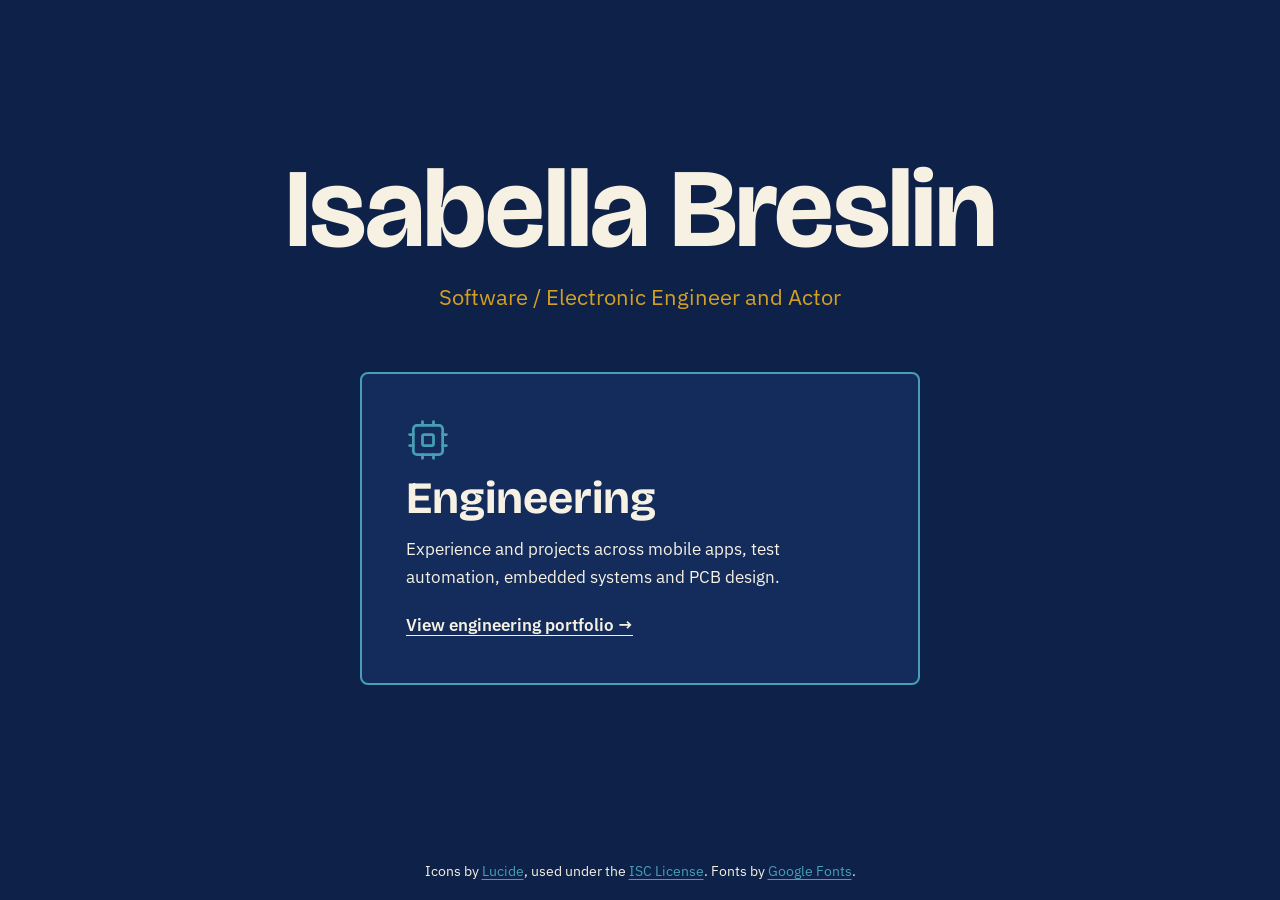
<file: index.html>
<!doctype html>
<html lang="en-GB">
<head>
  <meta charset="utf-8">
  <meta name="viewport" content="width=device-width, initial-scale=1">
  <title>Isabella Breslin | Software / Electronic Engineer and Actor</title>
  <meta name="description" content="Isabella Breslin: engineering portfolio covering mobile apps, test automation, embedded systems and PCB design, and acting portfolio.">
  <meta name="author" content="Isabella Breslin">
  <meta name="theme-color" content="#0d2149">

  <link rel="icon" href="assets/favicon.svg" type="image/svg+xml">
  <link rel="icon" href="assets/favicon-32.png" type="image/png" sizes="32x32">
  <link rel="apple-touch-icon" href="assets/apple-touch-icon.png">

  <!-- Link previews and search. If the site moves to a new address (for example a custom domain),
       update every https://inabreslin.github.io address in this block. -->
  <link rel="canonical" href="https://inabreslin.github.io/">
  <meta property="og:url" content="https://inabreslin.github.io/">
  <meta property="og:type" content="website">
  <meta property="og:site_name" content="Isabella Breslin">
  <meta property="og:title" content="Isabella Breslin | Software / Electronic Engineer and Actor">
  <meta property="og:description" content="Engineering and acting portfolios.">
  <meta property="og:image" content="https://inabreslin.github.io/assets/og-image.png">
  <meta property="og:image:width" content="1200">
  <meta property="og:image:height" content="630">
  <meta property="og:image:alt" content="Isabella Breslin, Software / Electronic Engineer, beside a drawing of a circuit board">
  <meta name="twitter:card" content="summary_large_image">
  <meta name="twitter:image" content="https://inabreslin.github.io/assets/og-image.png">

  <link rel="preconnect" href="https://fonts.googleapis.com">
  <link rel="preconnect" href="https://fonts.gstatic.com" crossorigin>
  <link href="https://fonts.googleapis.com/css2?family=Bricolage+Grotesque:opsz,wght@12..96,500;12..96,700&family=IBM+Plex+Mono:wght@400;500&family=IBM+Plex+Sans:wght@400;500;600&display=swap" rel="stylesheet">
  <link rel="stylesheet" href="css/styles.css">
</head>
<body class="landing-page">
  <main id="main" class="landing">
    <div class="landing-head">
      <h1>Isabella Breslin</h1>
      <p>Software / Electronic Engineer and Actor</p>
    </div>

    <!-- Icons: Lucide (lucide.dev), ISC License -->
    <nav class="landing-choices" aria-label="Portfolios">
      <a class="landing-card landing-engineering" href="engineering">
        <svg class="icon" viewBox="0 0 24 24" aria-hidden="true"><rect width="16" height="16" x="4" y="4" rx="2"/><rect width="6" height="6" x="9" y="9" rx="1"/><path d="M15 2v2"/><path d="M15 20v2"/><path d="M2 15h2"/><path d="M2 9h2"/><path d="M20 15h2"/><path d="M20 9h2"/><path d="M9 2v2"/><path d="M9 20v2"/></svg>
        <span class="landing-title">Engineering</span>
        <span class="landing-text">Experience and projects across mobile apps, test automation, embedded systems and PCB design.</span>
        <span class="landing-action">View engineering portfolio <span aria-hidden="true">→</span></span>
      </a>
      <!-- Acting card: hidden until the Acting page is filled in. Remove these comment markers to show it again.
      <a class="landing-card landing-acting" href="acting">
        <svg class="icon" viewBox="0 0 24 24" aria-hidden="true"><path d="M10 11h.01"/><path d="M14 6h.01"/><path d="M18 6h.01"/><path d="M6.5 13.1h.01"/><path d="M22 5c0 9-4 12-6 12s-6-3-6-12c0-2 2-3 6-3s6 1 6 3"/><path d="M17.4 9.9c-.8.8-2 .8-2.8 0"/><path d="M10.1 7.1C9 7.2 7.7 7.7 6 8.6c-3.5 2-4.7 3.9-3.7 5.6 4.5 7.8 9.5 8.4 11.2 7.4.9-.5 1.9-2.1 1.9-4.7"/><path d="M9.1 16.5c.3-1.1 1.4-1.7 2.4-1.4"/></svg>
        <span class="landing-title">Acting</span>
        <span class="landing-text">Experience across 41+ musicals, pantomimes, plays, showcases and independent professional productions.</span>
        <span class="landing-action">View acting portfolio <span aria-hidden="true">→</span></span>
      </a>
      -->
    </nav>
  </main>

  <footer class="site-footer">
    <p>Icons by <a href="https://lucide.dev" target="_blank" rel="noopener">Lucide<span class="sr-only"> (opens in a new tab)</span></a>, used under the <a href="assets/icons/LICENSE-lucide.txt" target="_blank" rel="noopener">ISC License<span class="sr-only"> (opens in a new tab)</span></a>. Fonts by <a href="https://fonts.google.com" target="_blank" rel="noopener">Google Fonts<span class="sr-only"> (opens in a new tab)</span></a>.</p>
  </footer>
</body>
</html>
</file>
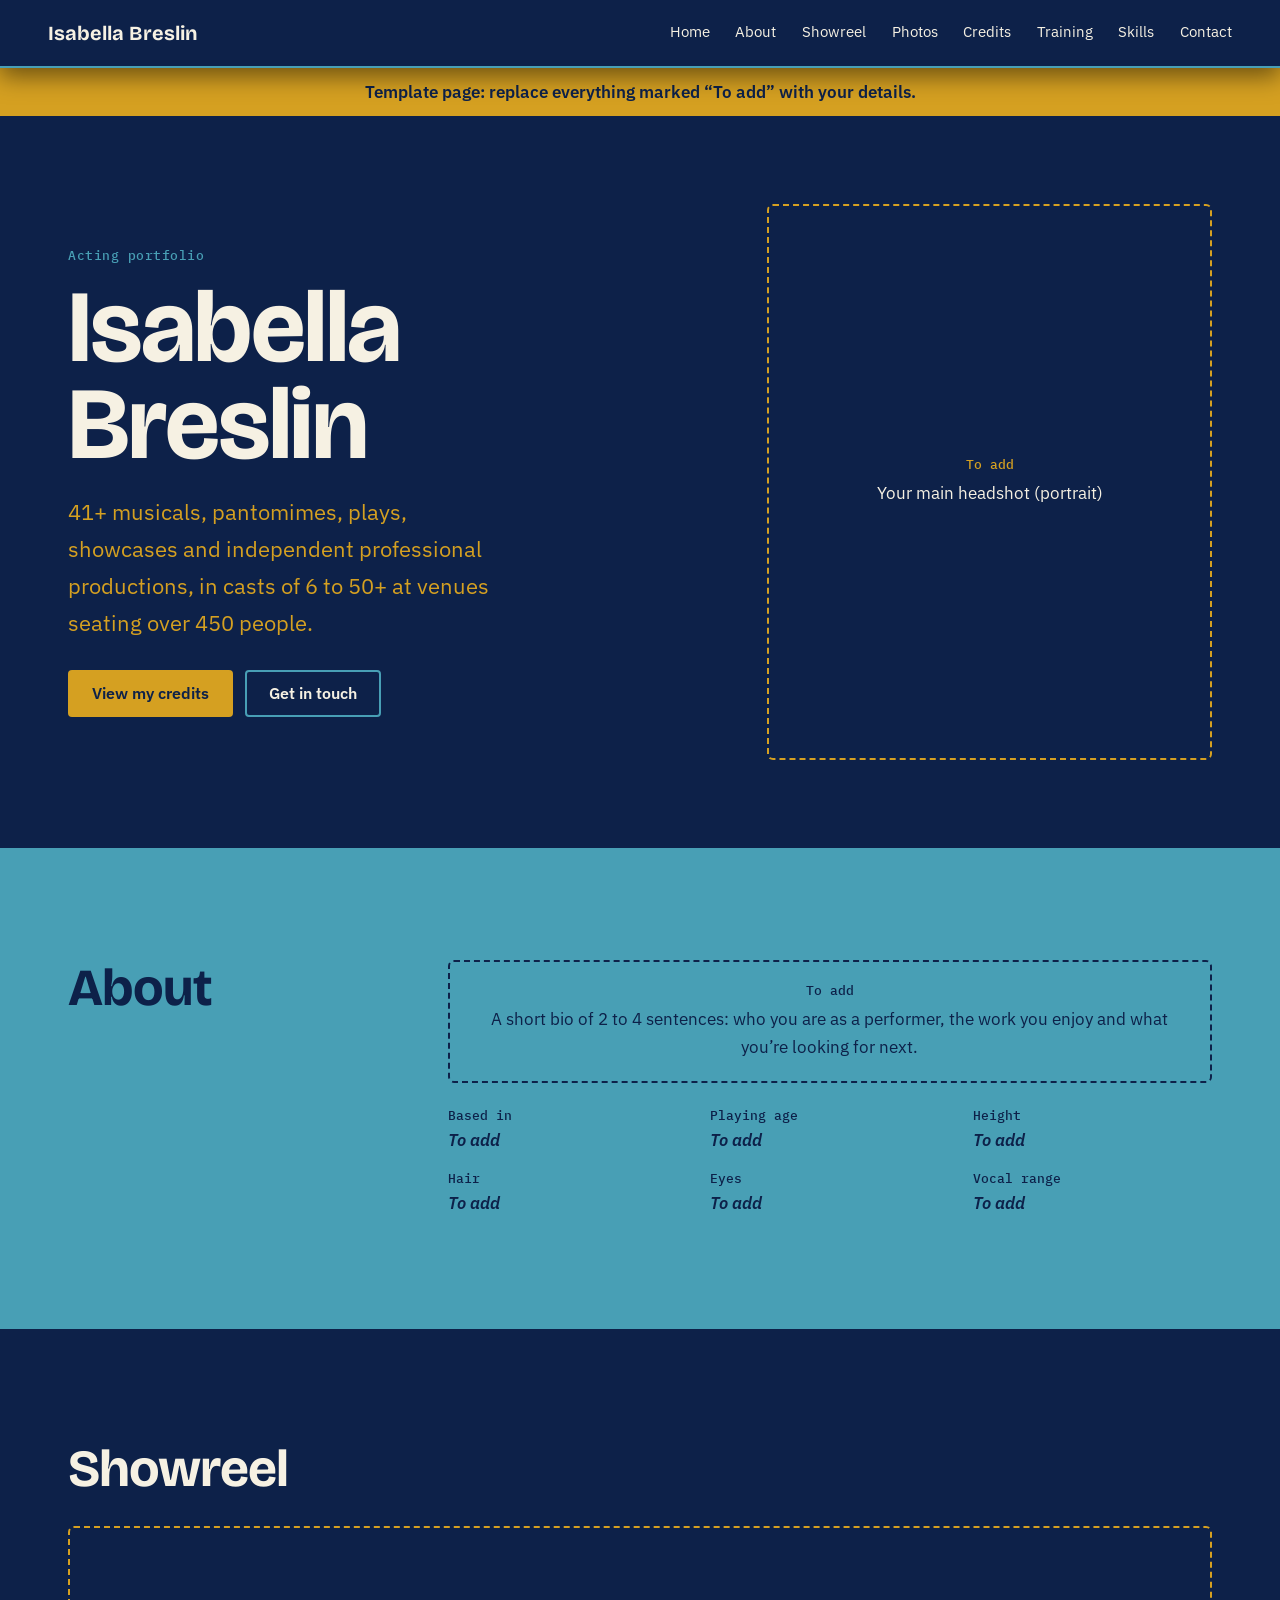
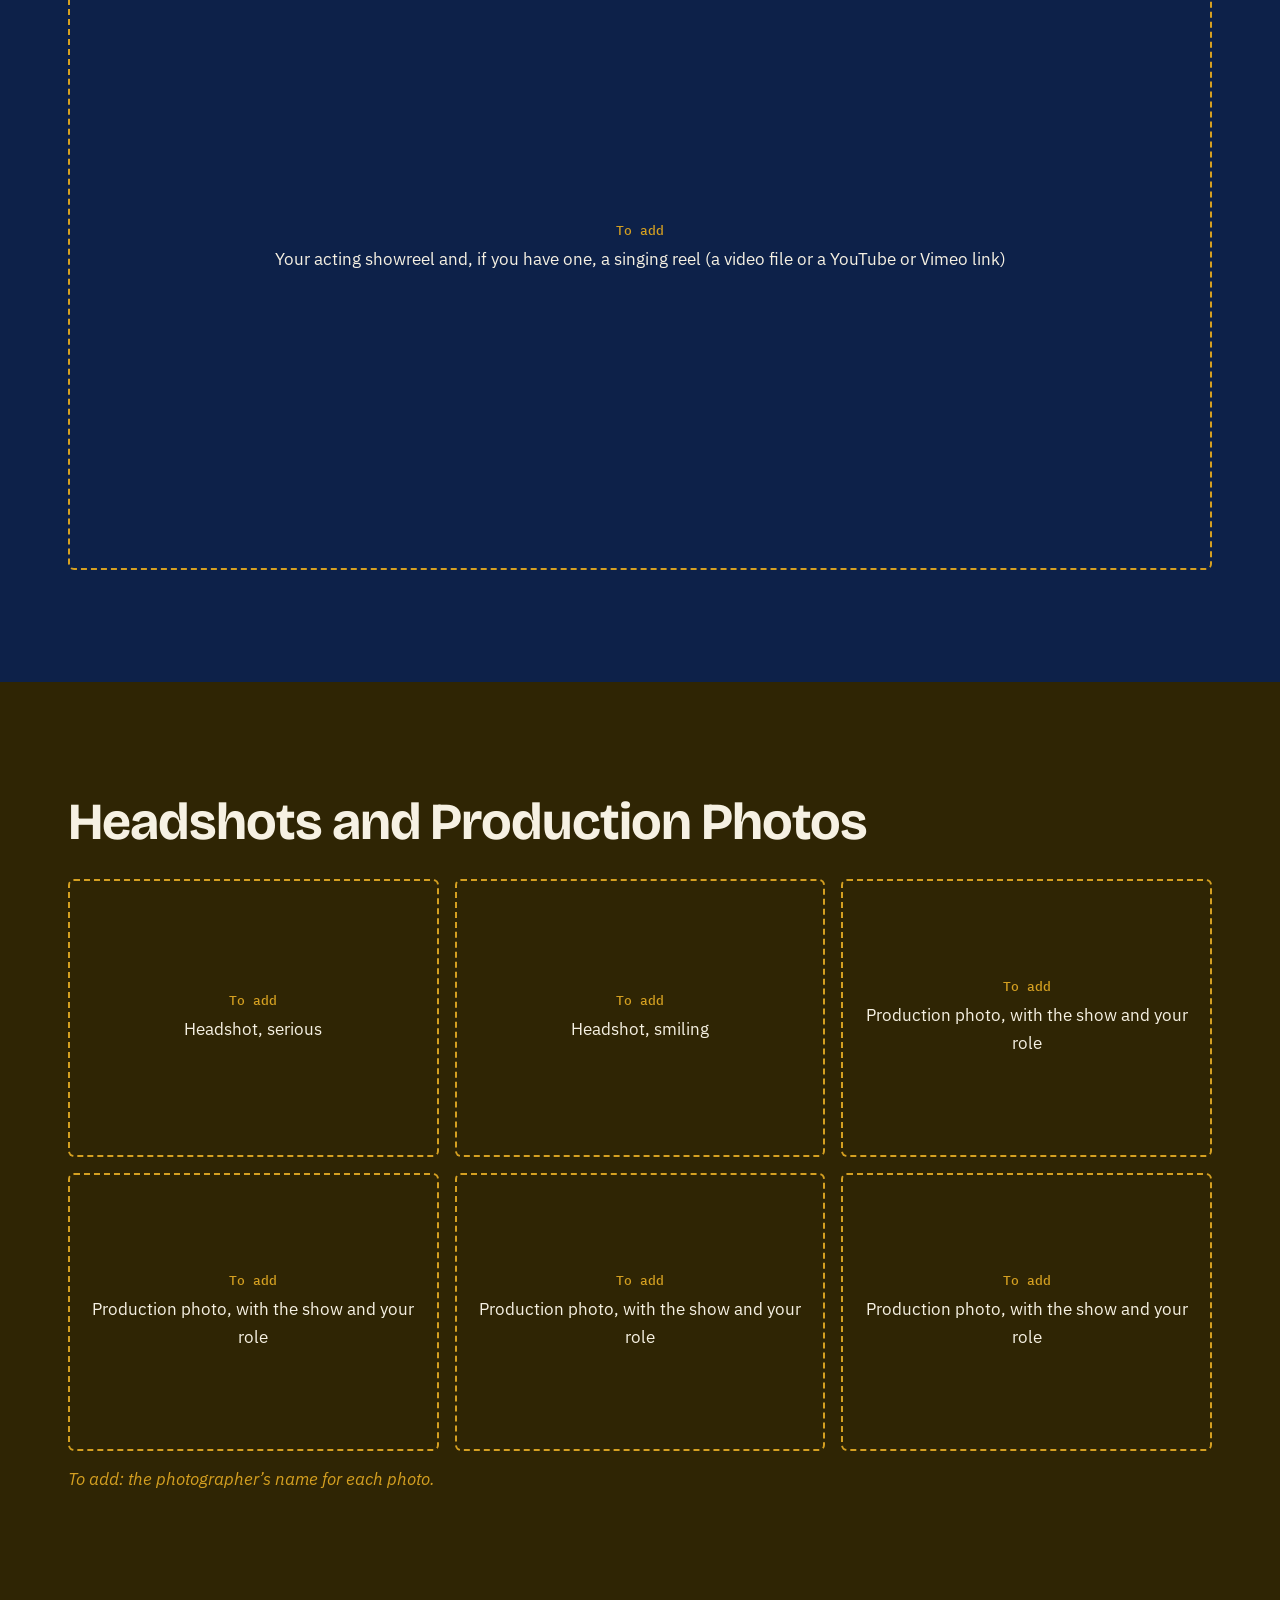
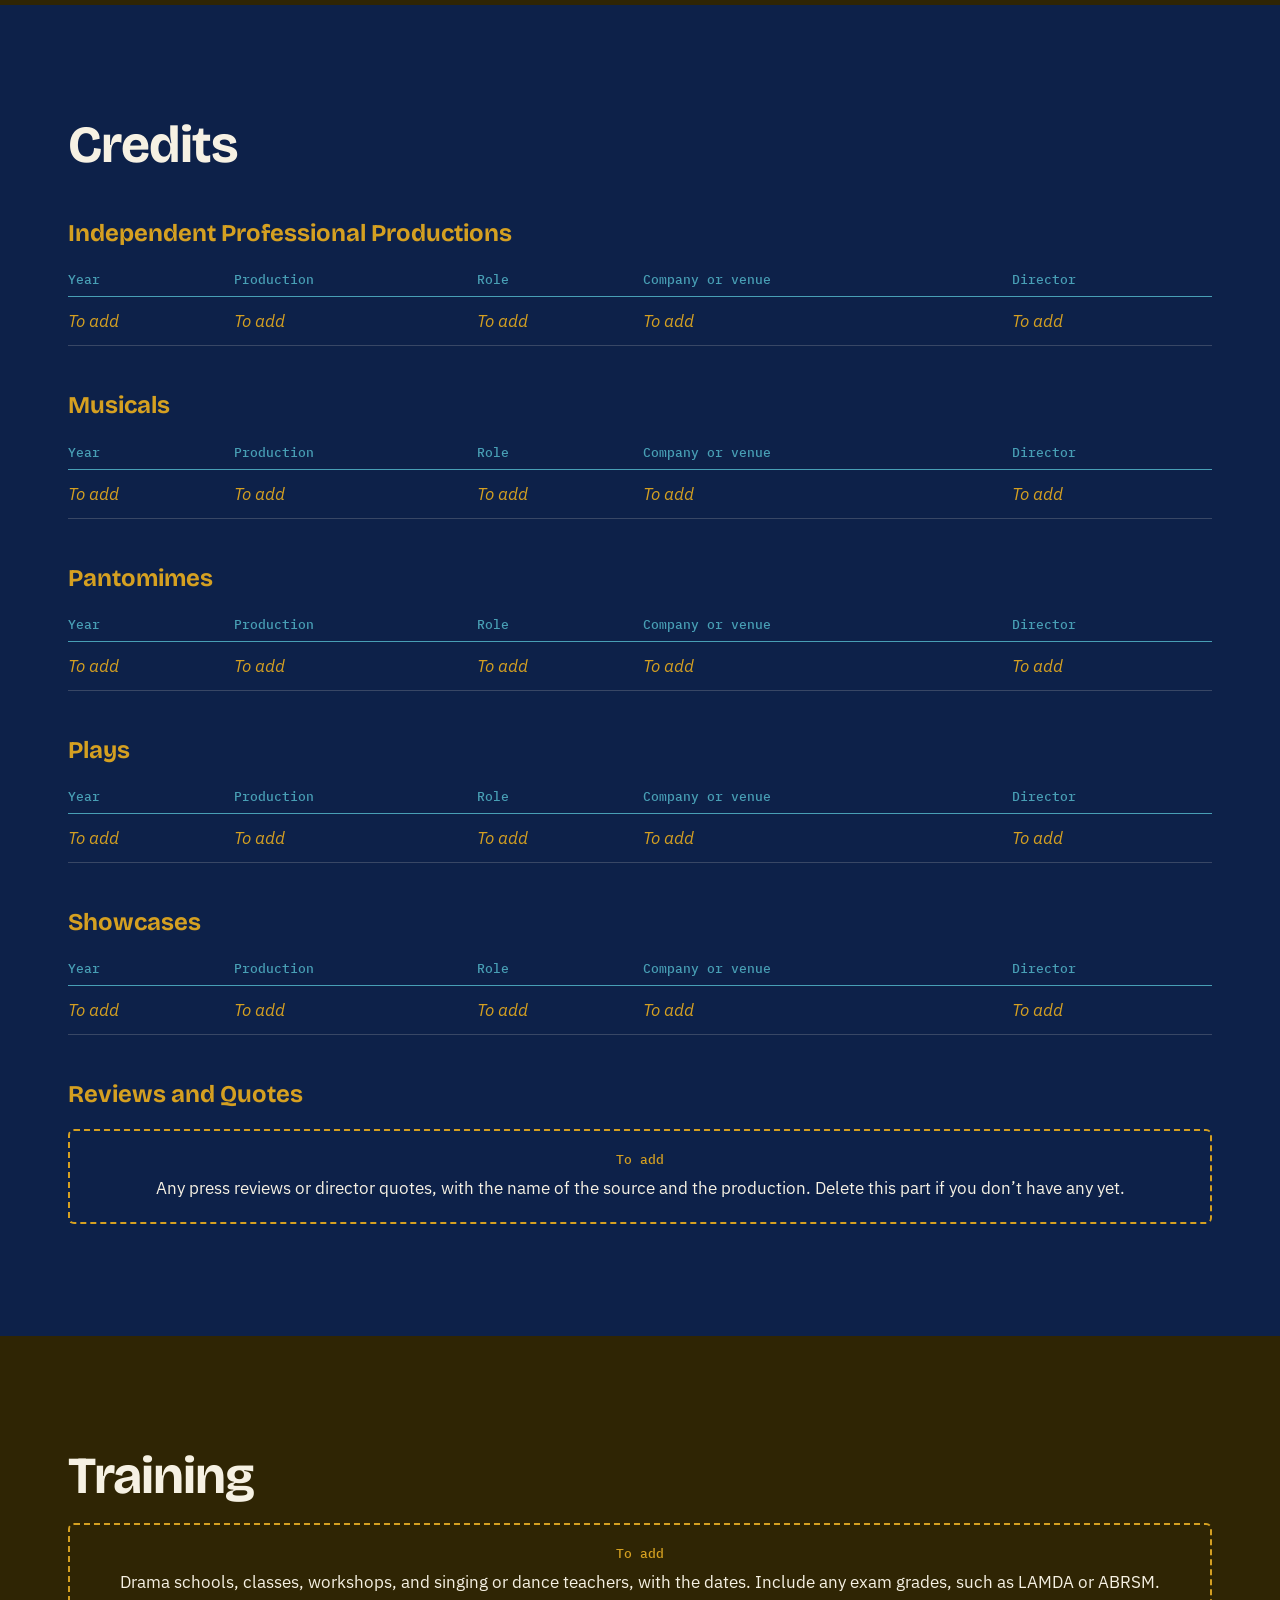
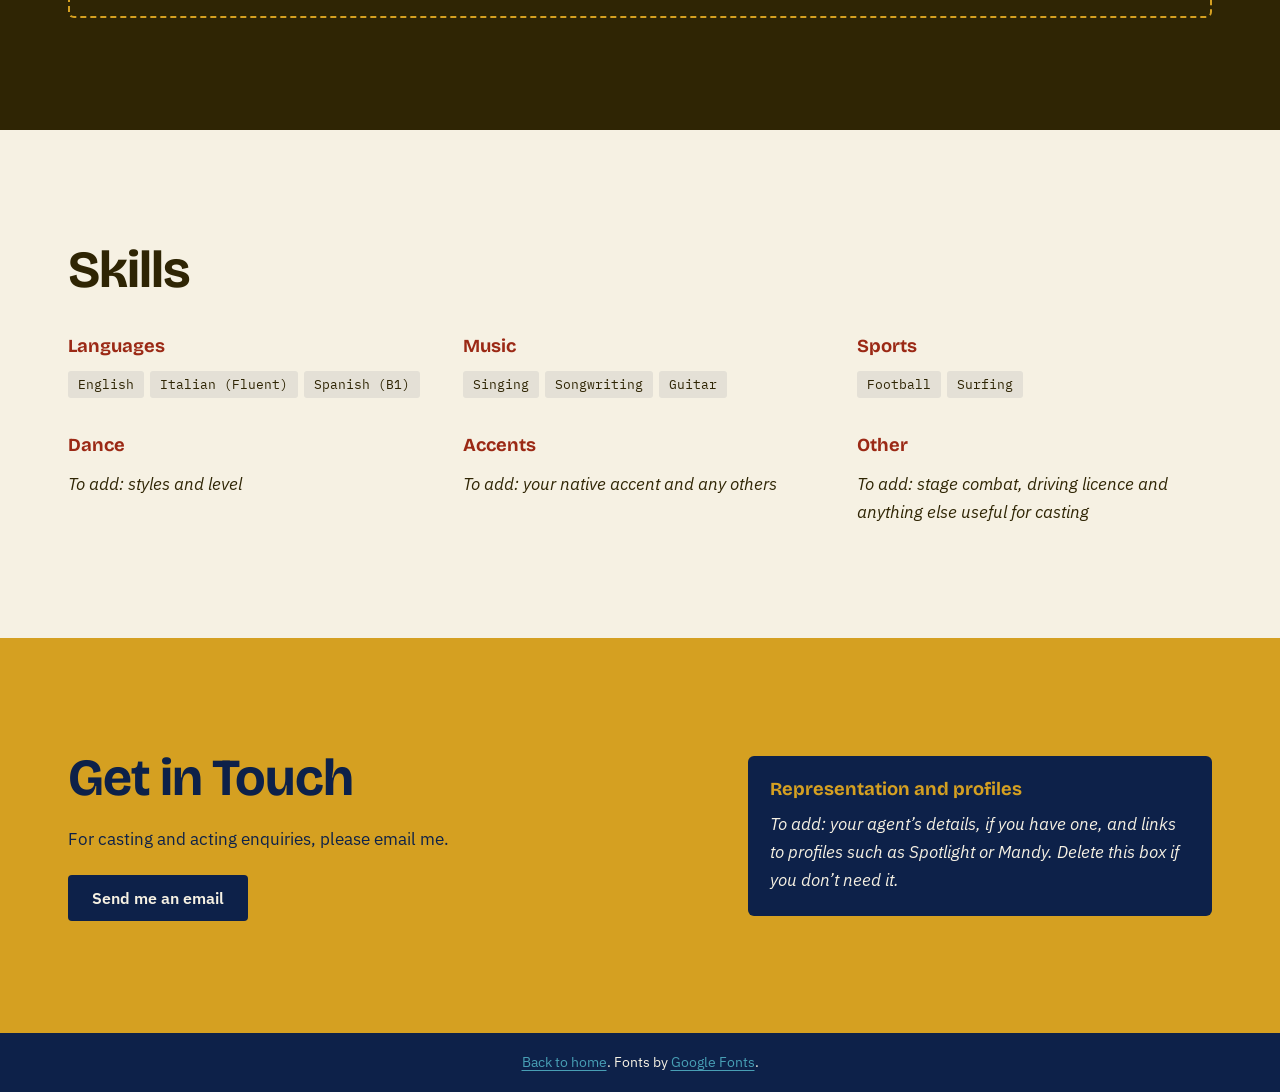
<file: acting.html>
<!doctype html>
<html lang="en-GB">
<head>
  <meta charset="utf-8">
  <meta name="viewport" content="width=device-width, initial-scale=1">
  <title>Acting Portfolio | Isabella Breslin</title>
  <meta name="description" content="Acting portfolio of Isabella Breslin, with experience across 41+ musicals, pantomimes, plays, showcases and independent professional productions.">
  <!-- Template: remove this noindex line once the page is filled in, so search engines can list it. -->
  <meta name="robots" content="noindex">
  <meta name="author" content="Isabella Breslin">
  <meta name="theme-color" content="#0d2149">

  <link rel="icon" href="assets/favicon.svg" type="image/svg+xml">
  <link rel="icon" href="assets/favicon-32.png" type="image/png" sizes="32x32">
  <link rel="apple-touch-icon" href="assets/apple-touch-icon.png">

  <link rel="preconnect" href="https://fonts.googleapis.com">
  <link rel="preconnect" href="https://fonts.gstatic.com" crossorigin>
  <link href="https://fonts.googleapis.com/css2?family=Bricolage+Grotesque:opsz,wght@12..96,500;12..96,700&family=IBM+Plex+Mono:wght@400;500&family=IBM+Plex+Sans:wght@400;500;600&display=swap" rel="stylesheet">
  <link rel="stylesheet" href="css/styles.css">
</head>
<body>
  <a class="skip" href="#main">Skip to content</a>

  <header class="site-header">
    <a class="brand" href="./">Isabella Breslin</a>
    <button class="menu-toggle" type="button" aria-expanded="false" aria-controls="site-nav">Menu</button>
    <nav id="site-nav" class="site-nav" aria-label="Main">
      <a href="./">Home</a>
      <a href="#about">About</a>
      <a href="#showreel">Showreel</a>
      <a href="#gallery">Photos</a>
      <a href="#credits">Credits</a>
      <a href="#training">Training</a>
      <a href="#skills">Skills</a>
      <a href="#contact">Contact</a>
    </nav>
  </header>

  <main id="main">
    <!-- Template: delete this banner, and every "To add" box below, as you fill the page in. -->
    <p class="template-banner">Template page: replace everything marked “To add” with your details.</p>

    <section class="acting-hero">
      <div class="acting-hero-text">
        <p class="eyebrow">Acting portfolio</p>
        <h1>Isabella Breslin</h1>
        <p class="acting-lead">41+ musicals, pantomimes, plays, showcases and independent professional productions, in casts of 6 to 50+ at venues seating over 450 people.</p>
        <div class="hero-actions">
          <a class="btn btn-gold" href="#credits">View my credits</a>
          <a class="btn btn-ghost" href="#contact">Get in touch</a>
        </div>
      </div>
      <!-- Replace with: <img class="headshot" src="assets/img/acting-headshot.jpg" alt="Headshot of Isabella Breslin"> -->
      <div class="todo headshot-todo"><strong>To add</strong> Your main headshot (portrait)</div>
    </section>

    <section id="about" class="section bio">
      <div class="wrap about">
        <h2>About</h2>
        <div class="prose">
          <p class="todo todo-on-teal"><strong>To add</strong> A short bio of 2 to 4 sentences: who you are as a performer, the work you enjoy and what you’re looking for next.</p>
          <dl class="stats">
            <div><dt>Based in</dt><dd class="todo-inline">To add</dd></div>
            <div><dt>Playing age</dt><dd class="todo-inline">To add</dd></div>
            <div><dt>Height</dt><dd class="todo-inline">To add</dd></div>
            <div><dt>Hair</dt><dd class="todo-inline">To add</dd></div>
            <div><dt>Eyes</dt><dd class="todo-inline">To add</dd></div>
            <div><dt>Vocal range</dt><dd class="todo-inline">To add</dd></div>
          </dl>
        </div>
      </div>
    </section>

    <section id="showreel" class="section">
      <div class="wrap">
        <h2>Showreel</h2>
        <!-- Replace with a video file, or a YouTube or Vimeo link. -->
        <div class="todo video-todo"><strong>To add</strong> Your acting showreel and, if you have one, a singing reel (a video file or a YouTube or Vimeo link)</div>
      </div>
    </section>

    <section id="gallery" class="section extracurricular">
      <div class="wrap">
        <h2>Headshots and Production Photos</h2>
        <!-- Check you have permission to use each photo, and add the photographer's credit. -->
        <ul class="acting-photos">
          <li class="todo"><strong>To add</strong> Headshot, serious</li>
          <li class="todo"><strong>To add</strong> Headshot, smiling</li>
          <li class="todo"><strong>To add</strong> Production photo, with the show and your role</li>
          <li class="todo"><strong>To add</strong> Production photo, with the show and your role</li>
          <li class="todo"><strong>To add</strong> Production photo, with the show and your role</li>
          <li class="todo"><strong>To add</strong> Production photo, with the show and your role</li>
        </ul>
        <p class="todo-note">To add: the photographer’s name for each photo.</p>
      </div>
    </section>

    <section id="credits" class="section">
      <div class="wrap">
        <h2>Credits</h2>
        <!-- To add a credit, copy a whole <tr> row. Delete any group you don't need. -->

        <h3 class="group-head">Independent Professional Productions</h3>
        <div class="table-wrap" tabindex="0" role="region" aria-label="Independent professional production credits">
          <table class="credits">
            <thead><tr><th scope="col">Year</th><th scope="col">Production</th><th scope="col">Role</th><th scope="col">Company or venue</th><th scope="col">Director</th></tr></thead>
            <tbody><tr><td class="todo-inline">To add</td><td class="todo-inline">To add</td><td class="todo-inline">To add</td><td class="todo-inline">To add</td><td class="todo-inline">To add</td></tr></tbody>
          </table>
        </div>

        <h3 class="group-head">Musicals</h3>
        <div class="table-wrap" tabindex="0" role="region" aria-label="Musical credits">
          <table class="credits">
            <thead><tr><th scope="col">Year</th><th scope="col">Production</th><th scope="col">Role</th><th scope="col">Company or venue</th><th scope="col">Director</th></tr></thead>
            <tbody><tr><td class="todo-inline">To add</td><td class="todo-inline">To add</td><td class="todo-inline">To add</td><td class="todo-inline">To add</td><td class="todo-inline">To add</td></tr></tbody>
          </table>
        </div>

        <h3 class="group-head">Pantomimes</h3>
        <div class="table-wrap" tabindex="0" role="region" aria-label="Pantomime credits">
          <table class="credits">
            <thead><tr><th scope="col">Year</th><th scope="col">Production</th><th scope="col">Role</th><th scope="col">Company or venue</th><th scope="col">Director</th></tr></thead>
            <tbody><tr><td class="todo-inline">To add</td><td class="todo-inline">To add</td><td class="todo-inline">To add</td><td class="todo-inline">To add</td><td class="todo-inline">To add</td></tr></tbody>
          </table>
        </div>

        <h3 class="group-head">Plays</h3>
        <div class="table-wrap" tabindex="0" role="region" aria-label="Play credits">
          <table class="credits">
            <thead><tr><th scope="col">Year</th><th scope="col">Production</th><th scope="col">Role</th><th scope="col">Company or venue</th><th scope="col">Director</th></tr></thead>
            <tbody><tr><td class="todo-inline">To add</td><td class="todo-inline">To add</td><td class="todo-inline">To add</td><td class="todo-inline">To add</td><td class="todo-inline">To add</td></tr></tbody>
          </table>
        </div>

        <h3 class="group-head">Showcases</h3>
        <div class="table-wrap" tabindex="0" role="region" aria-label="Showcase credits">
          <table class="credits">
            <thead><tr><th scope="col">Year</th><th scope="col">Production</th><th scope="col">Role</th><th scope="col">Company or venue</th><th scope="col">Director</th></tr></thead>
            <tbody><tr><td class="todo-inline">To add</td><td class="todo-inline">To add</td><td class="todo-inline">To add</td><td class="todo-inline">To add</td><td class="todo-inline">To add</td></tr></tbody>
          </table>
        </div>

        <h3 class="group-head">Reviews and Quotes</h3>
        <p class="todo reviews-todo"><strong>To add</strong> Any press reviews or director quotes, with the name of the source and the production. Delete this part if you don’t have any yet.</p>
      </div>
    </section>

    <section id="training" class="section extracurricular">
      <div class="wrap">
        <h2>Training</h2>
        <p class="todo reviews-todo"><strong>To add</strong> Drama schools, classes, workshops, and singing or dance teachers, with the dates. Include any exam grades, such as LAMDA or ABRSM.</p>
      </div>
    </section>

    <section id="skills" class="section skills">
      <div class="wrap">
        <h2>Skills</h2>
        <div class="skill-grid">
          <div class="skill-group">
            <h3>Languages</h3>
            <ul class="chips"><li>English</li><li>Italian (Fluent)</li><li>Spanish (B1)</li></ul>
          </div>
          <div class="skill-group">
            <h3>Music</h3>
            <ul class="chips"><li>Singing</li><li>Songwriting</li><li>Guitar</li></ul>
          </div>
          <div class="skill-group">
            <h3>Sports</h3>
            <ul class="chips"><li>Football</li><li>Surfing</li></ul>
          </div>
          <div class="skill-group">
            <h3>Dance</h3>
            <p class="todo-light">To add: styles and level</p>
          </div>
          <div class="skill-group">
            <h3>Accents</h3>
            <p class="todo-light">To add: your native accent and any others</p>
          </div>
          <div class="skill-group">
            <h3>Other</h3>
            <p class="todo-light">To add: stage combat, driving licence and anything else useful for casting</p>
          </div>
        </div>
      </div>
    </section>

    <section id="contact" class="section contact">
      <div class="wrap contact-grid">
        <div class="contact-text">
          <h2>Get in Touch</h2>
          <p>For casting and acting enquiries, please email me.</p>
          <div class="contact-actions">
            <a class="btn btn-navy" href="mailto:inabreslin@gmail.com?subject=Acting%20enquiry">Send me an email</a>
          </div>
        </div>
        <div class="representation">
          <h3>Representation and profiles</h3>
          <p class="todo-contact">To add: your agent’s details, if you have one, and links to profiles such as Spotlight or Mandy. Delete this box if you don’t need it.</p>
        </div>
      </div>
    </section>
  </main>

  <footer class="site-footer">
    <p><a href="./">Back to home</a>. Fonts by <a href="https://fonts.google.com" target="_blank" rel="noopener">Google Fonts<span class="sr-only"> (opens in a new tab)</span></a>.</p>
  </footer>

  <script src="js/acting.js"></script>
</body>
</html>
</file>
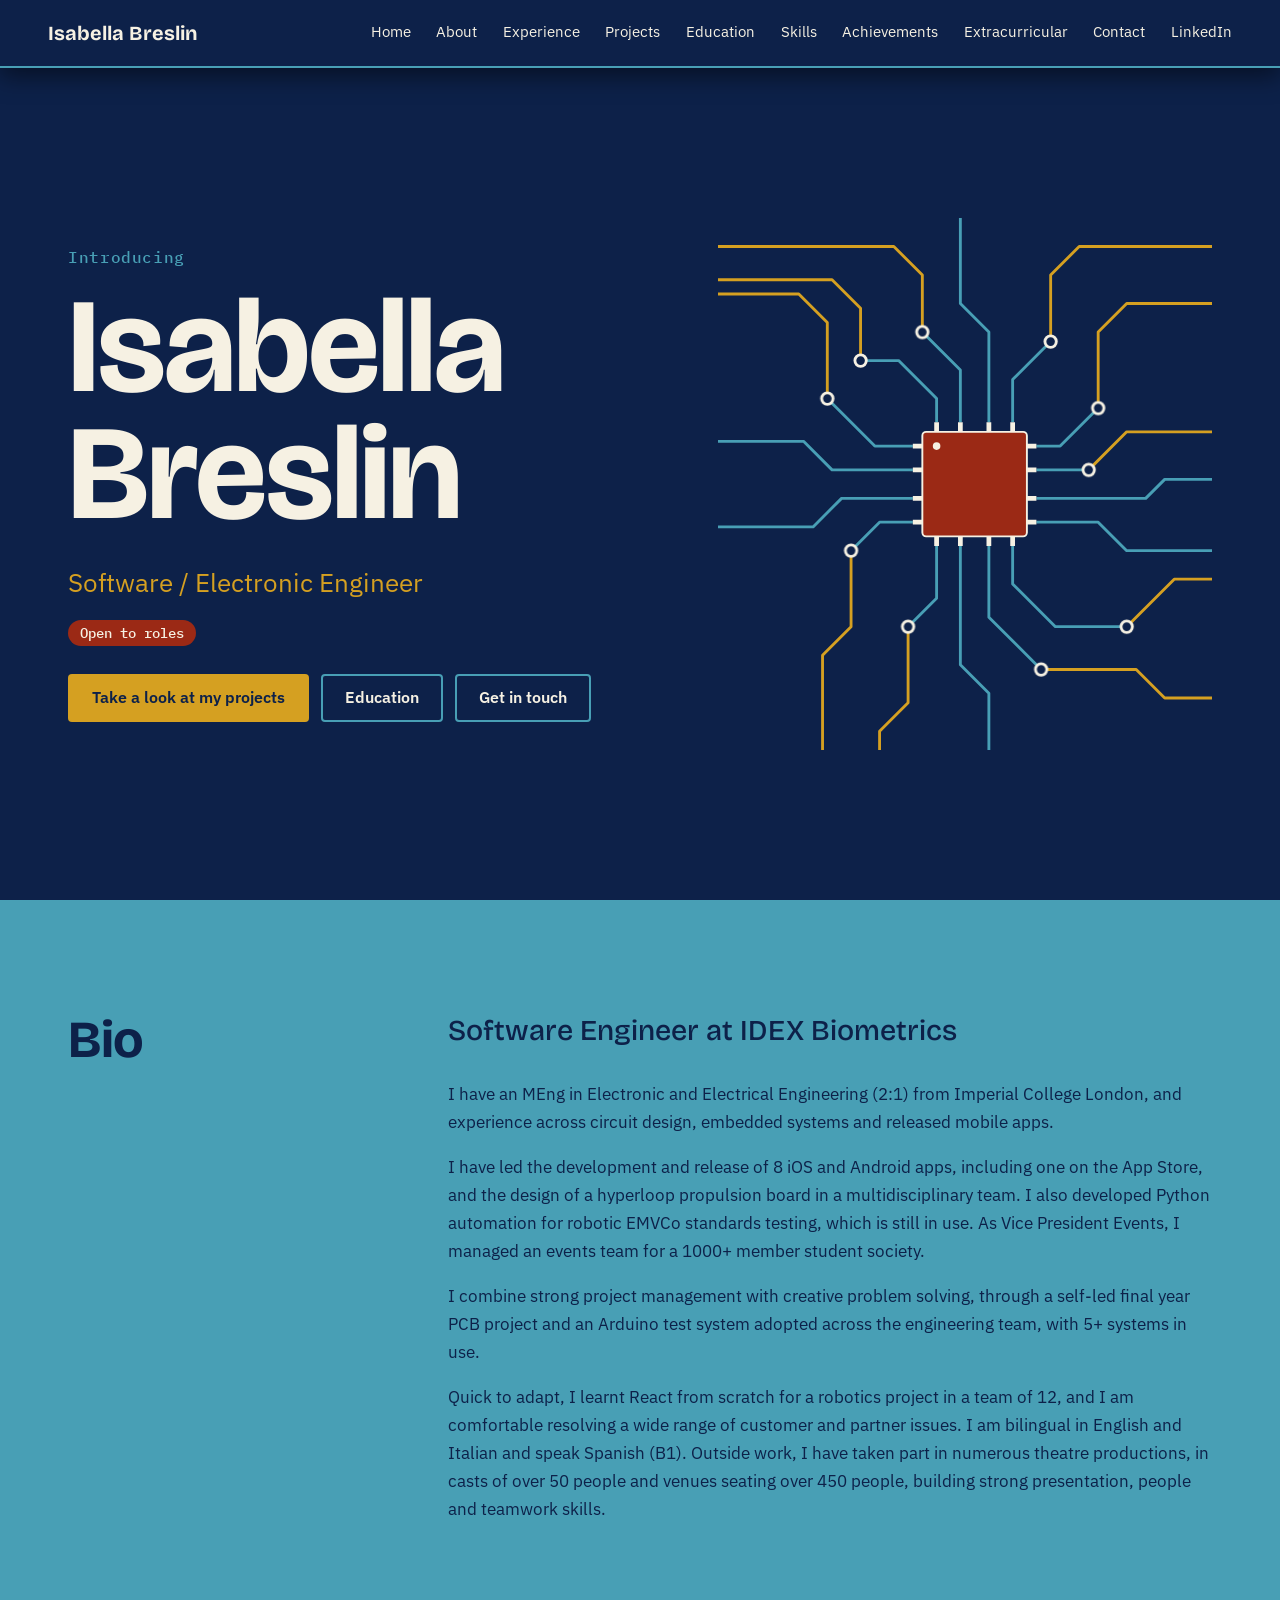
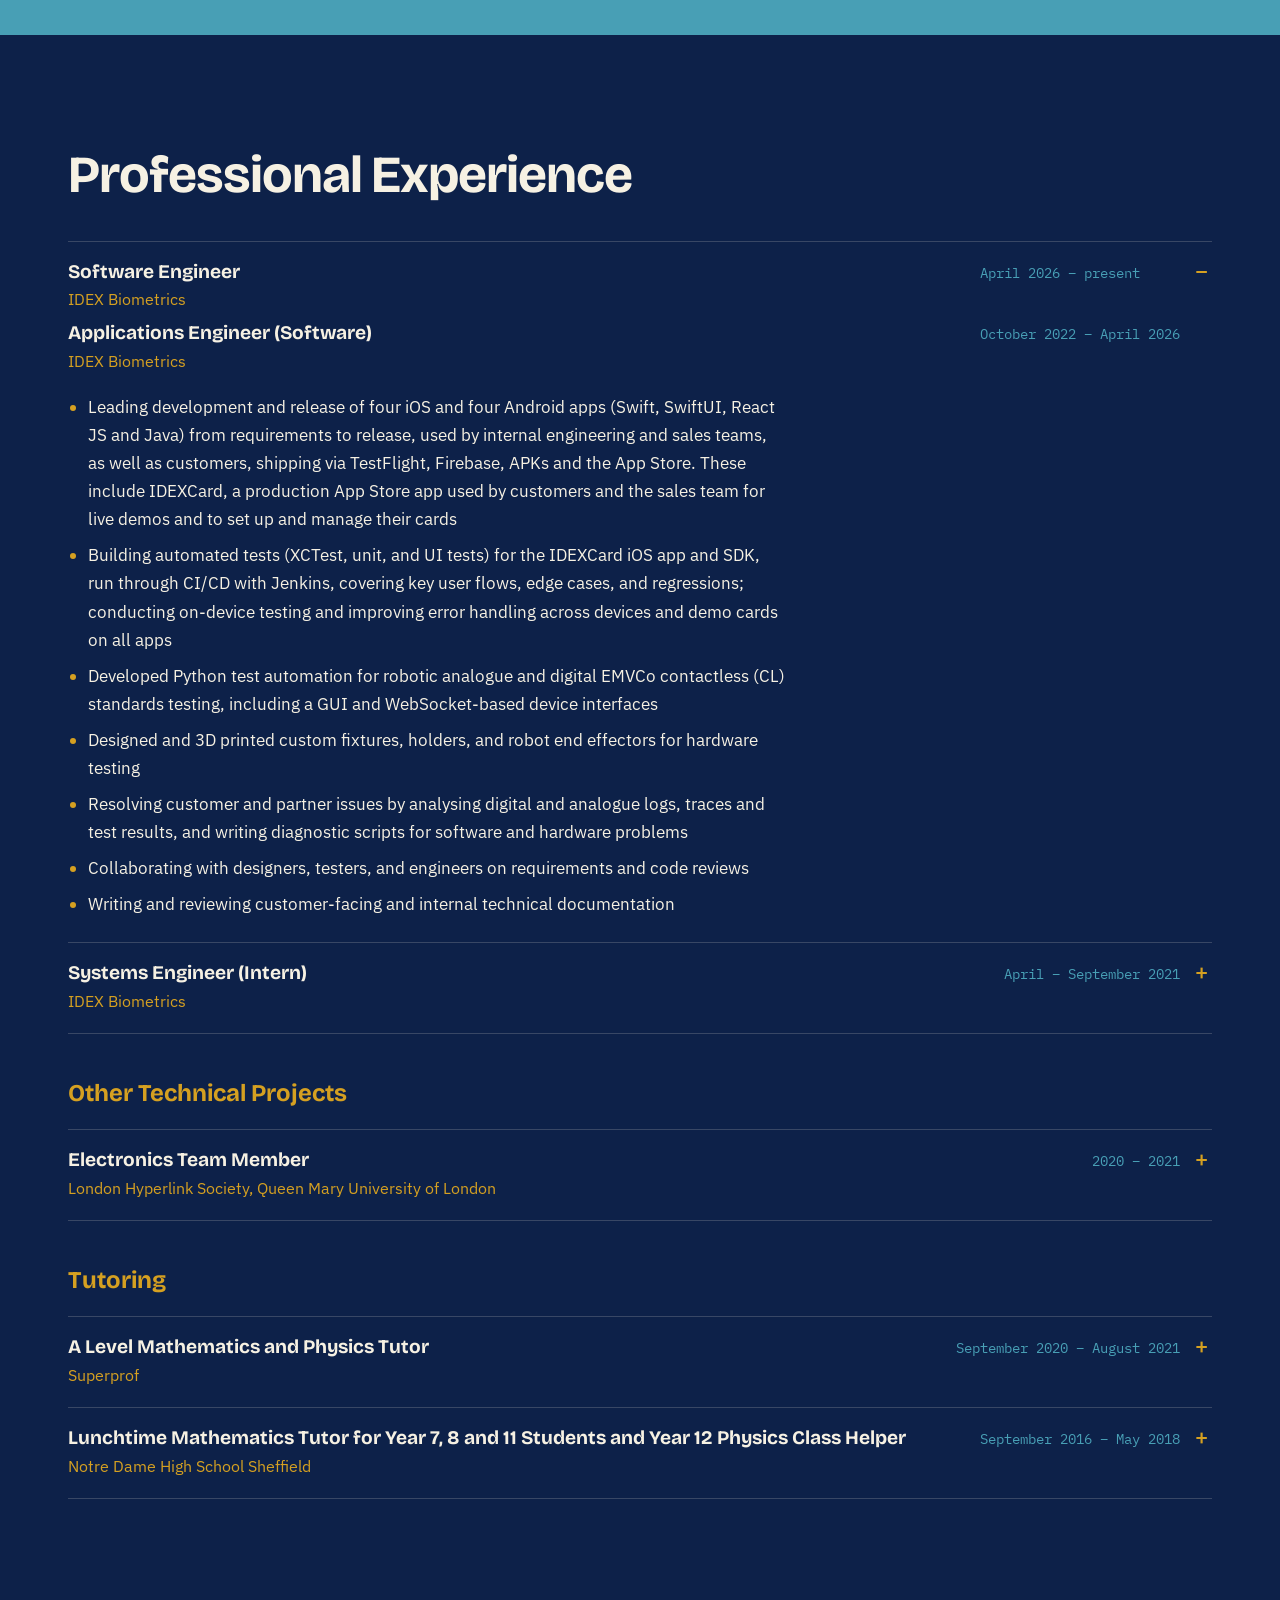
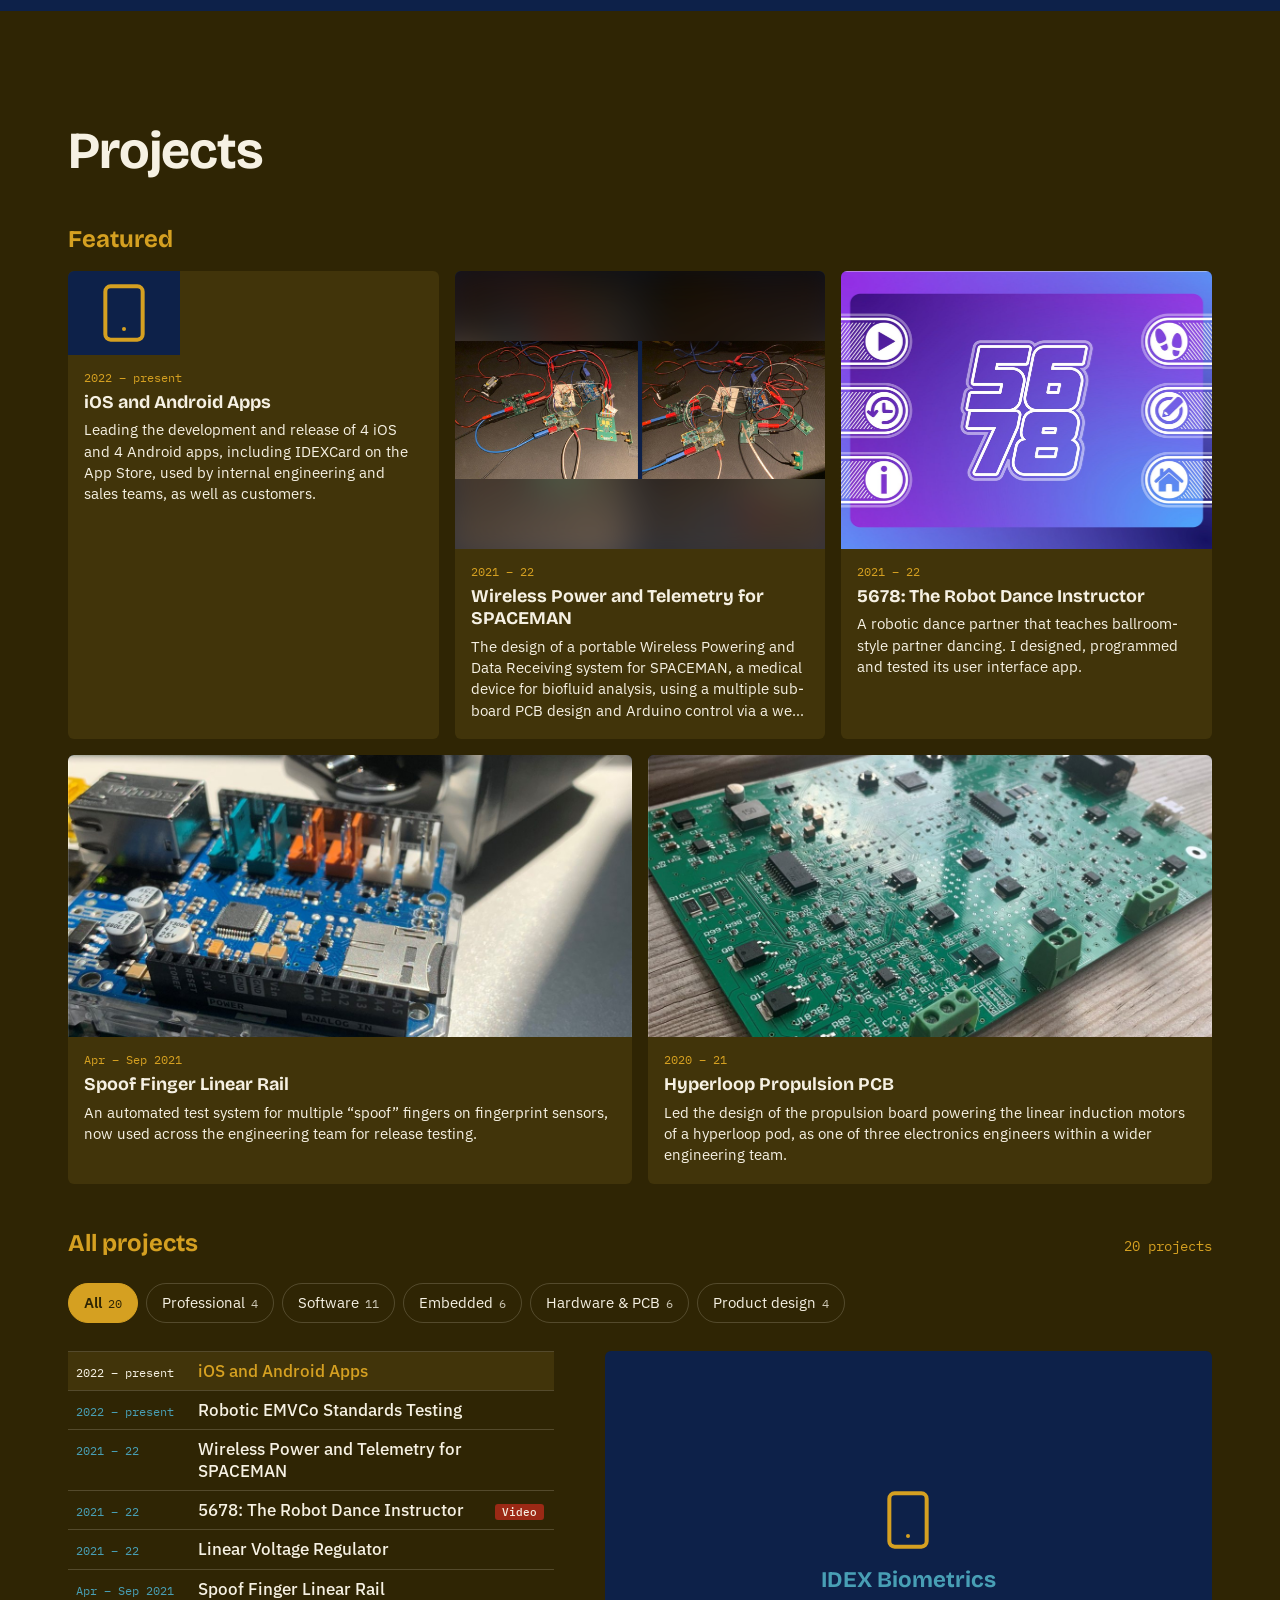
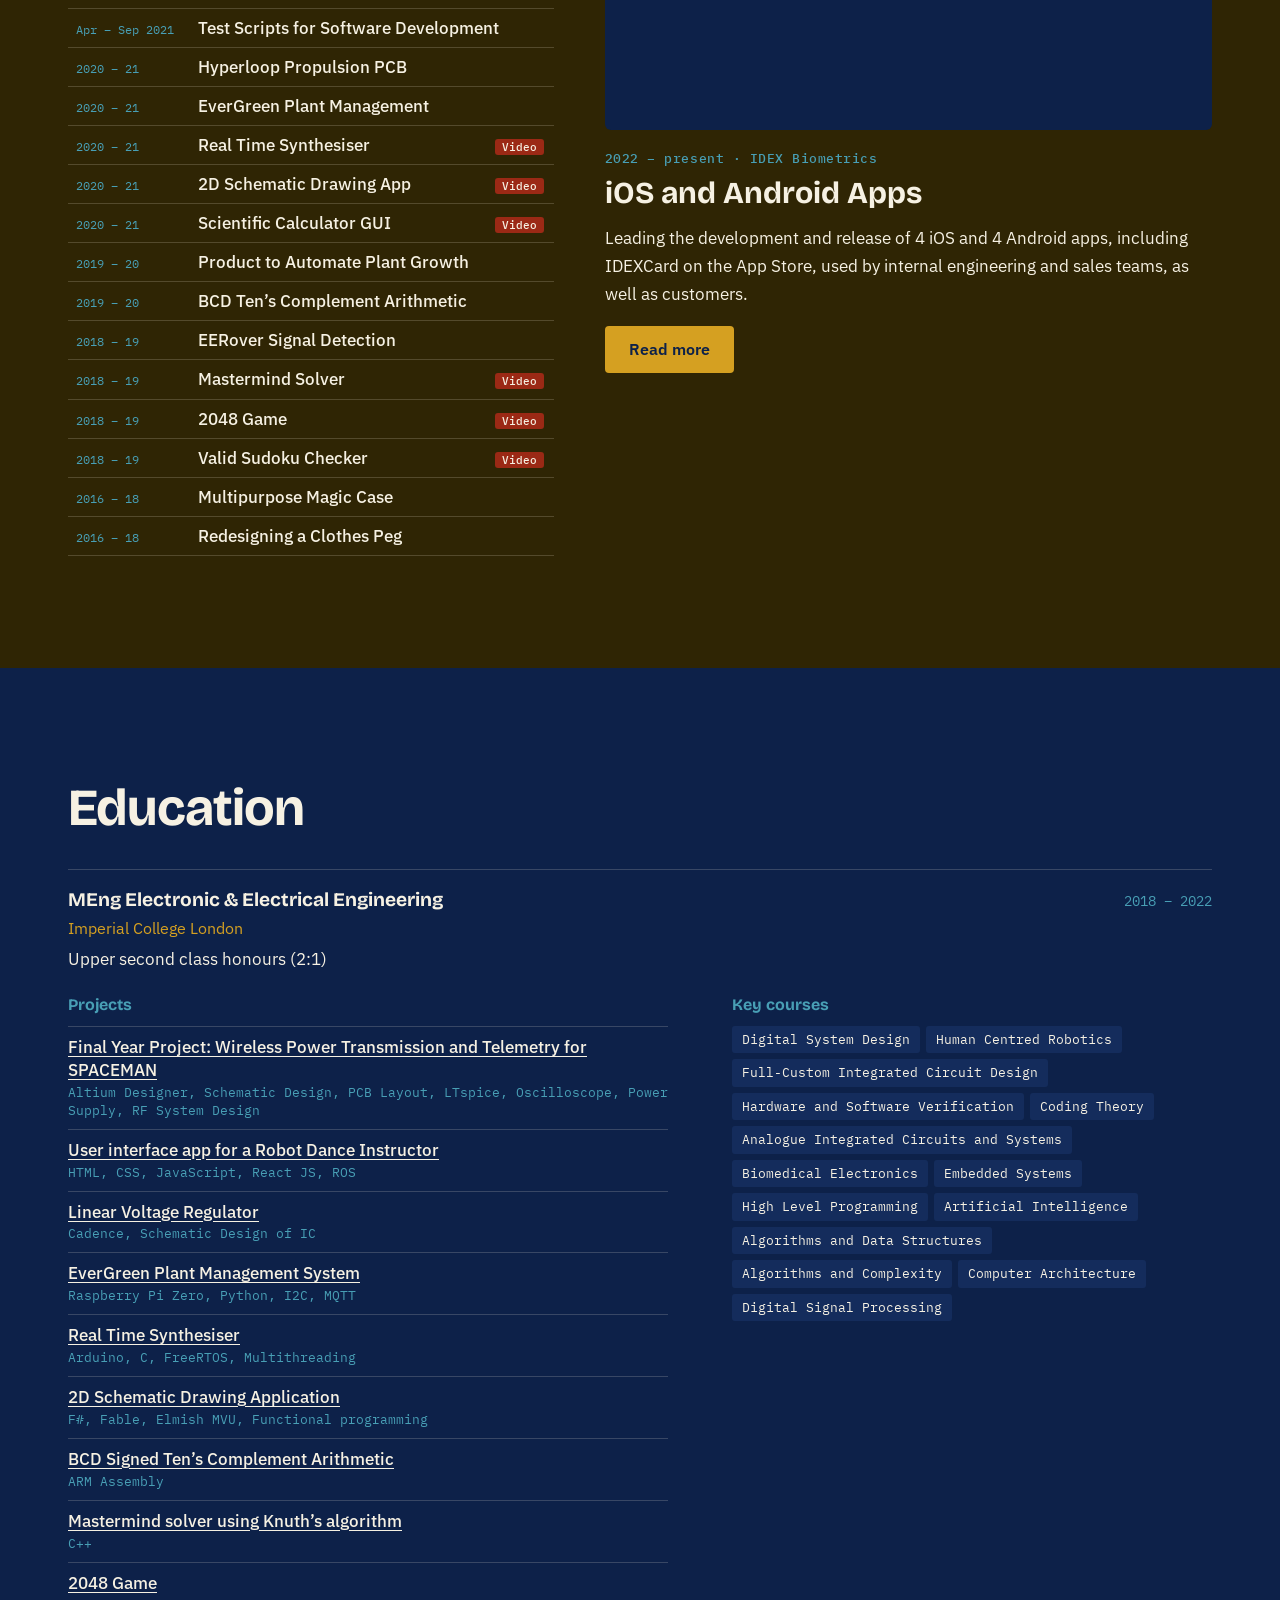
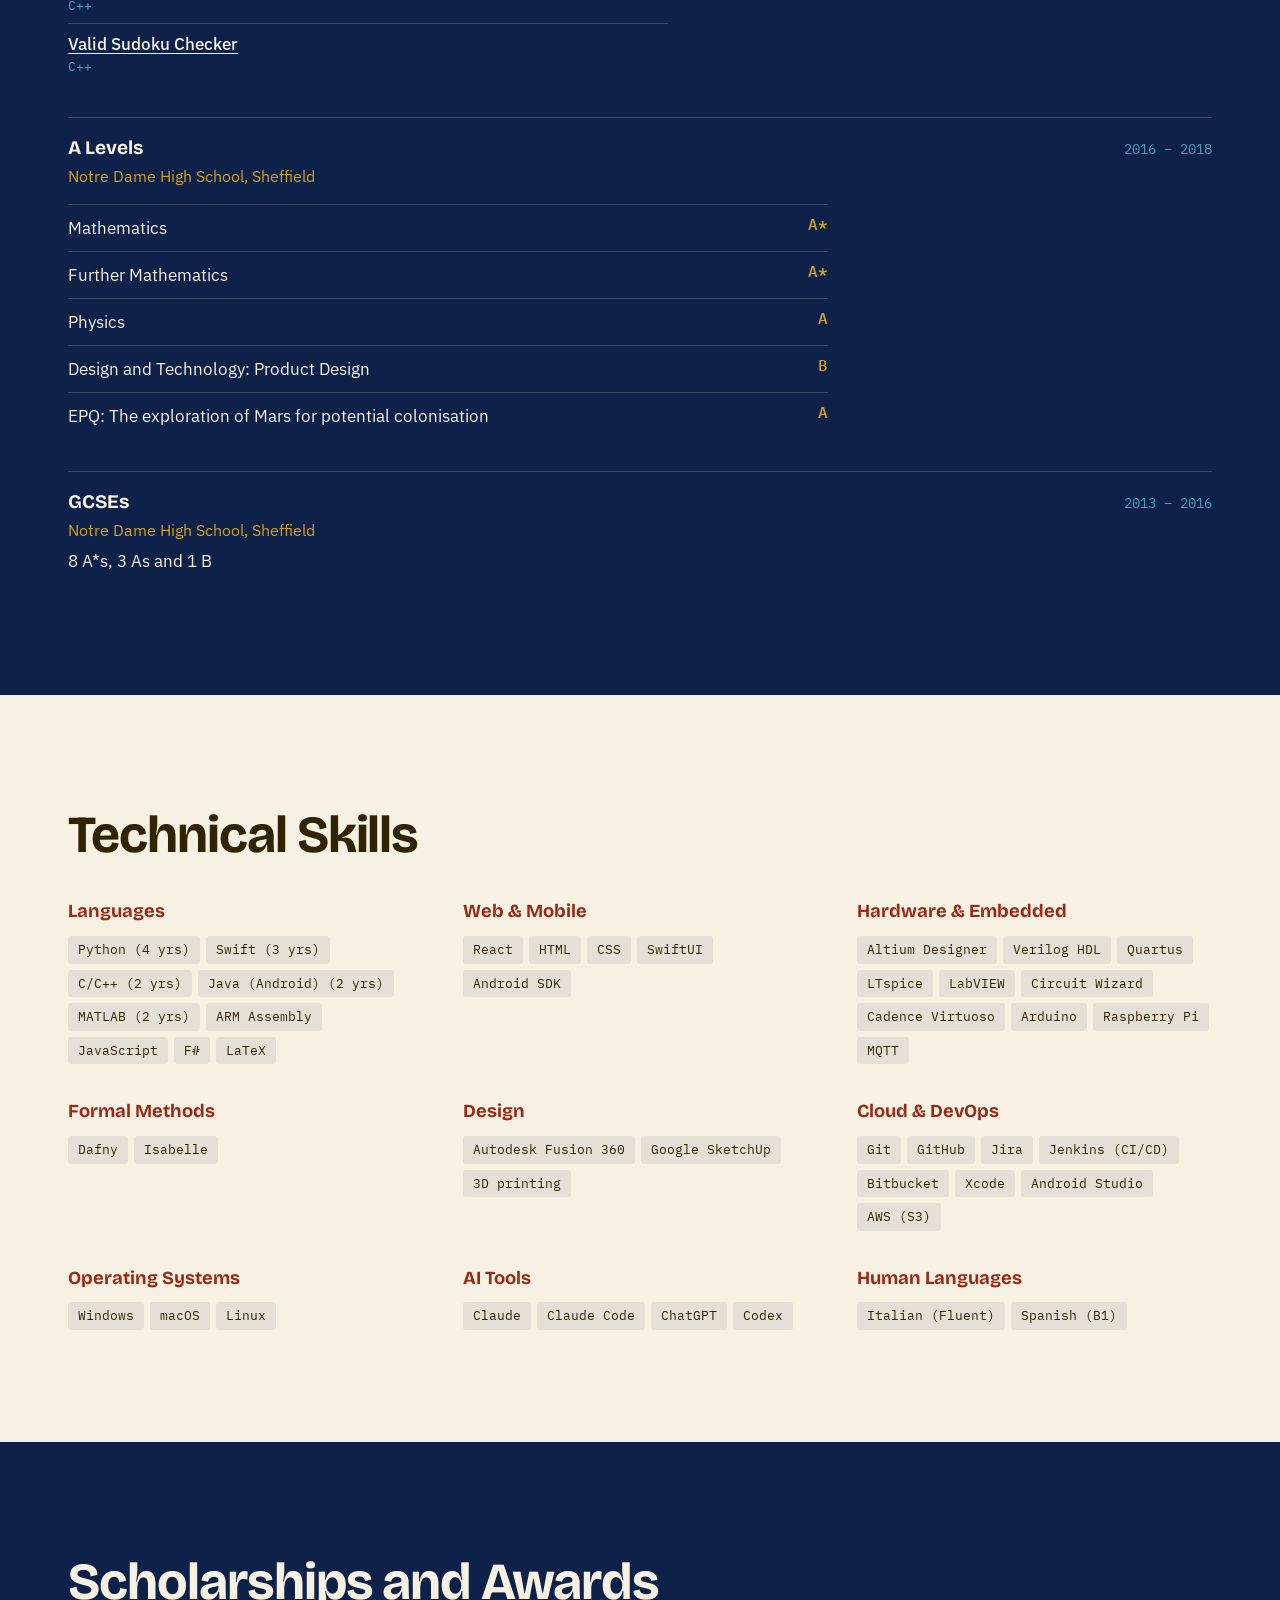
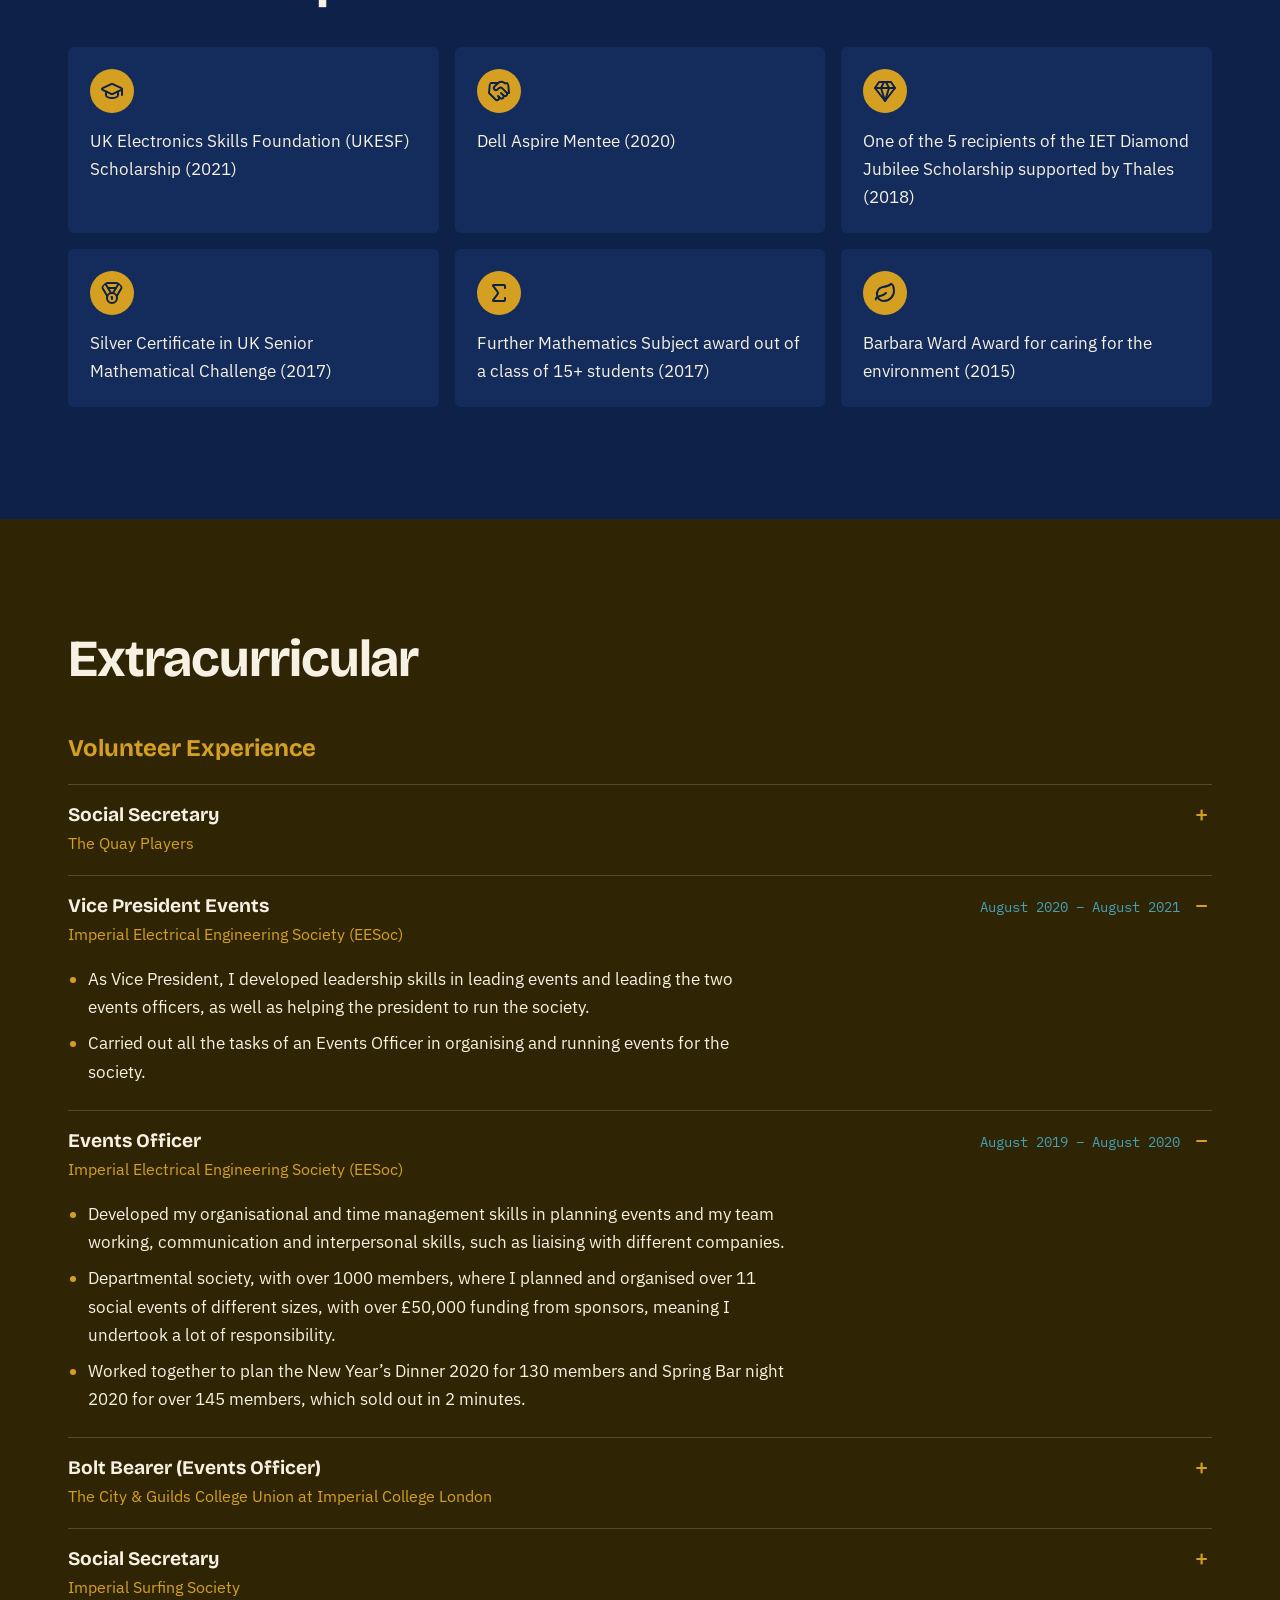
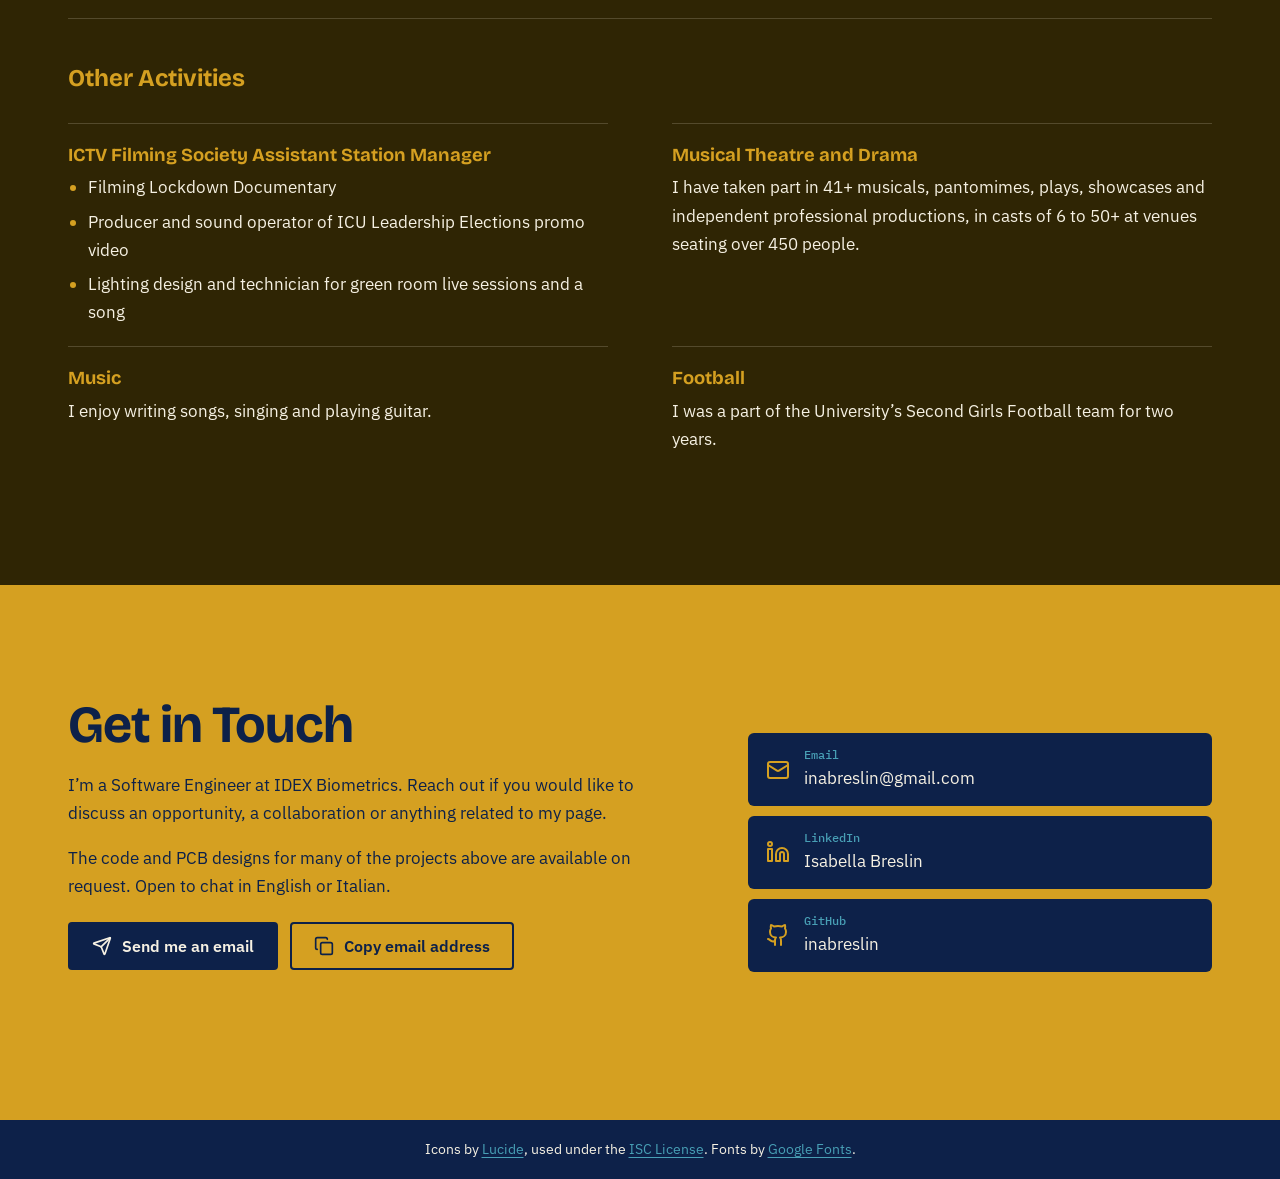
<file: engineering.html>
<!doctype html>
<html lang="en-GB">
<head>
  <meta charset="utf-8">
  <meta name="viewport" content="width=device-width, initial-scale=1">
  <title>Isabella Breslin | Software / Electronic Engineer</title>
  <meta name="description" content="Portfolio of Isabella Breslin, a Software Engineer at IDEX Biometrics with an MEng from Imperial College London. Projects across mobile apps, test automation, embedded systems, PCB design and product design.">
  <meta name="author" content="Isabella Breslin">
  <meta name="theme-color" content="#0d2149">

  <link rel="icon" href="assets/favicon.svg" type="image/svg+xml">
  <link rel="icon" href="assets/favicon-32.png" type="image/png" sizes="32x32">
  <link rel="apple-touch-icon" href="assets/apple-touch-icon.png">

  <!-- Link previews and search. If the site moves to a new address (for example a custom domain),
       update every https://inabreslin.github.io address in this block. -->
  <link rel="canonical" href="https://inabreslin.github.io/engineering">
  <meta property="og:url" content="https://inabreslin.github.io/engineering">
  <meta property="og:type" content="website">
  <meta property="og:site_name" content="Isabella Breslin">
  <meta property="og:title" content="Isabella Breslin | Software / Electronic Engineer">
  <meta property="og:description" content="Projects across mobile apps, test automation, embedded systems, PCB design and product design.">
  <meta property="og:image" content="https://inabreslin.github.io/assets/og-image.png">
  <meta property="og:image:width" content="1200">
  <meta property="og:image:height" content="630">
  <meta property="og:image:alt" content="Isabella Breslin, Software / Electronic Engineer, beside a drawing of a circuit board">
  <meta name="twitter:card" content="summary_large_image">
  <meta name="twitter:image" content="https://inabreslin.github.io/assets/og-image.png">

  <script type="application/ld+json">
  {
    "@context": "https://schema.org",
    "@type": "Person",
    "name": "Isabella Breslin",
    "jobTitle": "Software Engineer",
    "worksFor": { "@type": "Organization", "name": "IDEX Biometrics" },
    "alumniOf": { "@type": "CollegeOrUniversity", "name": "Imperial College London" },
    "sameAs": [
      "https://www.linkedin.com/in/isabella-breslin-7527b21a1",
      "https://github.com/inabreslin"
    ]
  }
  </script>

  <link rel="preconnect" href="https://fonts.googleapis.com">
  <link rel="preconnect" href="https://fonts.gstatic.com" crossorigin>
  <link href="https://fonts.googleapis.com/css2?family=Bricolage+Grotesque:opsz,wght@12..96,500;12..96,700&family=IBM+Plex+Mono:wght@400;500&family=IBM+Plex+Sans:wght@400;500;600&display=swap" rel="stylesheet">
  <link rel="stylesheet" href="css/styles.css">
</head>
<body>
  <a class="skip" href="#main">Skip to content</a>

  <header class="site-header">
    <a class="brand" href="./">Isabella Breslin</a>
    <button class="menu-toggle" type="button" aria-expanded="false" aria-controls="site-nav">Menu</button>
    <nav id="site-nav" class="site-nav" aria-label="Main">
      <a href="./">Home</a>
      <a href="#about">About</a>
      <a href="#experience">Experience</a>
      <a href="#projects">Projects</a>
      <a href="#education">Education</a>
      <a href="#skills">Skills</a>
      <a href="#achievements">Achievements</a>
      <a href="#extracurricular">Extracurricular</a>
      <a href="#contact">Contact</a>
      <a href="http://linkedin.com/in/isabella-breslin-7527b21a1" target="_blank" rel="noopener">LinkedIn</a>
    </nav>
  </header>

  <main id="main">
    <section id="top" class="hero">
      <div class="hero-text">
        <p class="eyebrow">Introducing</p>
        <h1>Isabella Breslin</h1>
        <p class="hero-role">Software / Electronic Engineer</p>
        <p class="open-badge">Open to roles</p>
        <div class="hero-actions">
          <a class="btn btn-gold" href="#projects">Take a look at my projects</a>
          <a class="btn btn-ghost" href="#education">Education</a>
          <a class="btn btn-ghost" href="#contact">Get in touch</a>
        </div>
      </div>
      <svg class="traces" viewBox="0 0 520 560" aria-hidden="true" fill="none">
        <!-- Bottom copper layer: starts at a via, where a top-layer trace changes layer -->
        <g class="traces-bottom">
          <path pathLength="1" d="M115 190 V110 L85 80 H0" />
          <path pathLength="1" d="M140 350 V430 L110 460 V560" />
          <path pathLength="1" d="M200 430 V510 L170 540 V560" />
          <path pathLength="1" d="M340 475 H440 L470 505 H520" />
          <path pathLength="1" d="M430 430 L480 380 H520" />
          <path pathLength="1" d="M390 265 L430 225 H520" />
          <path pathLength="1" d="M400 200 V120 L430 90 H520" />
          <path pathLength="1" d="M350 130 V60 L380 30 H520" />
          <path pathLength="1" d="M215 120 V60 L185 30 H0" />
          <path pathLength="1" d="M150 150 V95 L120 65 H0" />
        </g>
        <!-- Top copper layer: every trace starts at a chip pin -->
        <g class="traces-top">
          <path pathLength="1" d="M205 240 H165 L115 190" />
          <path pathLength="1" d="M205 265 H120 L90 235 H0" />
          <path pathLength="1" d="M205 295 H130 L100 325 H0" />
          <path pathLength="1" d="M205 320 H170 L140 350" />
          <path pathLength="1" d="M230 345 V400 L200 430" />
          <path pathLength="1" d="M255 345 V470 L285 500 V560" />
          <path pathLength="1" d="M285 345 V420 L340 475" />
          <path pathLength="1" d="M310 345 V385 L355 430 H430" />
          <path pathLength="1" d="M335 320 H400 L430 350 H520" />
          <path pathLength="1" d="M335 295 H450 L470 275 H520" />
          <path pathLength="1" d="M335 265 H390" />
          <path pathLength="1" d="M335 240 H360 L400 200" />
          <path pathLength="1" d="M310 215 V170 L350 130" />
          <path pathLength="1" d="M285 215 V120 L255 90 V0" />
          <path pathLength="1" d="M255 215 V160 L215 120" />
          <path pathLength="1" d="M230 215 V190 L190 150 H150" />
        </g>
        <g class="vias">
          <circle cx="115" cy="190" r="6" /><circle cx="140" cy="350" r="6" /><circle cx="200" cy="430" r="6" />
          <circle cx="340" cy="475" r="6" /><circle cx="430" cy="430" r="6" /><circle cx="390" cy="265" r="6" />
          <circle cx="400" cy="200" r="6" /><circle cx="350" cy="130" r="6" /><circle cx="215" cy="120" r="6" />
          <circle cx="150" cy="150" r="6" />
        </g>
        <path class="chip-pins" d="M205 240H215M205 265H215M205 295H215M205 320H215M325 240H335M325 265H335M325 295H335M325 320H335M230 215V225M255 215V225M285 215V225M310 215V225M230 335V345M255 335V345M285 335V345M310 335V345" />
        <rect class="chip" x="215" y="225" width="110" height="110" rx="4" />
        <circle class="chip-dot" cx="230" cy="240" r="4" />
      </svg>
    </section>

    <section id="about" class="section bio">
      <div class="wrap about">
        <h2>Bio</h2>
        <div class="prose">
          <p class="lead">Software Engineer at IDEX Biometrics</p>
          <p>I have an MEng in Electronic and Electrical Engineering (2:1) from Imperial College London, and experience across circuit design, embedded systems and released mobile apps.</p>
          <p>I have led the development and release of 8 iOS and Android apps, including one on the App Store, and the design of a hyperloop propulsion board in a multidisciplinary team. I also developed Python automation for robotic EMVCo standards testing, which is still in use. As Vice President Events, I managed an events team for a 1000+ member student society.</p>
          <p>I combine strong project management with creative problem solving, through a self-led final year PCB project and an Arduino test system adopted across the engineering team, with 5+ systems in use.</p>
          <p>Quick to adapt, I learnt React from scratch for a robotics project in a team of 12, and I am comfortable resolving a wide range of customer and partner issues. I am bilingual in English and Italian and speak Spanish (B1). Outside work, I have taken part in numerous theatre productions, in casts of over 50 people and venues seating over 450 people, building strong presentation, people and teamwork skills.</p>
        </div>
      </div>
    </section>

    <section id="experience" class="section">
      <div class="wrap">
        <h2>Professional Experience</h2>

        <ol class="timeline">
          <li class="role">
            <details open>
              <summary class="role-head">
                <div><h3>Software Engineer</h3><p class="org">IDEX Biometrics</p></div>
                <p class="dates">April 2026 – present</p>
                <div><h3>Applications Engineer (Software)</h3><p class="org">IDEX Biometrics</p></div>
                <p class="dates">October 2022 – April 2026</p>
              </summary>
              <ul>
                <li>Leading development and release of four iOS and four Android apps (Swift, SwiftUI, React JS and Java) from requirements to release, used by internal engineering and sales teams, as well as customers, shipping via TestFlight, Firebase, APKs and the App Store. These include IDEXCard, a production App Store app used by customers and the sales team for live demos and to set up and manage their cards</li>
                <li>Building automated tests (XCTest, unit, and UI tests) for the IDEXCard iOS app and SDK, run through CI/CD with Jenkins, covering key user flows, edge cases, and regressions; conducting on-device testing and improving error handling across devices and demo cards on all apps</li>
                <li>Developed Python test automation for robotic analogue and digital EMVCo contactless (CL) standards testing, including a GUI and WebSocket-based device interfaces</li>
                <li>Designed and 3D printed custom fixtures, holders, and robot end effectors for hardware testing</li>
                <li>Resolving customer and partner issues by analysing digital and analogue logs, traces and test results, and writing diagnostic scripts for software and hardware problems</li>
                <li>Collaborating with designers, testers, and engineers on requirements and code reviews</li>
                <li>Writing and reviewing customer-facing and internal technical documentation</li>
              </ul>
            </details>
          </li>
          <li class="role">
            <details>
              <summary class="role-head"><div><h3>Systems Engineer (Intern)</h3><p class="org">IDEX Biometrics</p></div><p class="dates">April – September 2021</p></summary>
              <ul>
                <li>Designed an Arduino-based (C/C++) automated test system for "spoof" fingers on fingerprint sensors within the Systems Validation team, using Grbl firmware and G-code for stepper motor control and a Python TCP/IP interface for remote operation; adopted across the engineering team, with 5+ systems in use for release testing</li>
                <li>Developed a temperature sensor driver in C with a Python test script</li>
                <li>Debugged embedded C code and wrote Python test scripts covering multiple software and system features in the Software team</li>
              </ul>
            </details>
          </li>
        </ol>

        <h3 class="group-head">Other Technical Projects</h3>
        <ol class="timeline">
          <li class="role">
            <details>
              <summary class="role-head"><div><h3>Electronics Team Member</h3><p class="org">London Hyperlink Society, Queen Mary University of London</p></div><p class="dates">2020 – 2021</p></summary>
              <ul>
                <li>Led design of the propulsion board (with the schematic and PCB designed in Altium) powering the linear induction motors of a hyperloop pod, as one of three electronics engineers within a wider engineering team</li>
                <li>Designed the board to interface with the pod's main control board and the team's other boards; the design was subsequently manufactured, integrated, and tested</li>
              </ul>
            </details>
          </li>
        </ol>

        <h3 class="group-head">Tutoring</h3>
        <ol class="timeline">
          <li class="role">
            <details>
              <summary class="role-head"><div><h3>A Level Mathematics and Physics Tutor</h3><p class="org">Superprof</p></div><p class="dates">September 2020 – August 2021</p></summary>
              <ul>
                <li>Tutoring pupils 1 to 1 on A Level Mathematics and Physics topics, including Statistics, Core Mathematics and Mechanics, building my communication and active listening skills.</li>
              </ul>
            </details>
          </li>
          <li class="role">
            <details>
              <summary class="role-head"><div><h3>Lunchtime Mathematics Tutor for Year 7, 8 and 11 Students and Year 12 Physics Class Helper</h3><p class="org">Notre Dame High School Sheffield</p></div><p class="dates">September 2016 – May 2018</p></summary>
              <ul>
                <li>Tutoring 3 different students in weekly lunchtime sessions in KS3 and GCSE Mathematics.</li>
                <li>Helping in an AS physics class of 20+ students, an hour a week, for a year, improving my communication, interpersonal and teaching skills.</li>
              </ul>
            </details>
          </li>
        </ol>
      </div>
    </section>

    <section id="projects" class="section projects">
      <div class="wrap">
        <h2>Projects</h2>

        <h3 class="group-head">Featured</h3>
        <ul class="featured-grid"></ul>

        <div class="projects-head">
          <h3 class="group-head">All projects</h3>
          <p class="projects-count" aria-live="polite"></p>
        </div>
        <div class="filters" role="group" aria-label="Filter projects"></div>

        <noscript><p>The project browser needs JavaScript. To hear about my projects, please <a href="mailto:inabreslin@gmail.com">email me</a>.</p></noscript>

        <div class="browser">
          <ol class="project-list"></ol>
          <article class="preview"></article>
        </div>

        <div class="rail-controls">
          <button type="button" class="rail-btn" data-dir="-1" aria-label="Previous project">←</button>
          <span class="rail-pos"></span>
          <button type="button" class="rail-btn" data-dir="1" aria-label="Next project">→</button>
        </div>
      </div>
    </section>

    <section id="education" class="section">
      <div class="wrap">
        <h2>Education</h2>

        <div class="edu-block">
          <div class="role-head">
            <div>
              <h3>MEng Electronic &amp; Electrical Engineering</h3>
              <p class="org">Imperial College London</p>
              <p class="edu-grade">Upper second class honours (2:1)</p>
            </div>
            <p class="dates">2018 – 2022</p>
          </div>

          <div class="edu-columns">
            <div>
              <h4>Projects</h4>
              <ul class="edu-projects">
                <li><a href="#project/spaceman">Final Year Project: Wireless Power Transmission and Telemetry for SPACEMAN</a><span>Altium Designer, Schematic Design, PCB Layout, LTspice, Oscilloscope, Power Supply, RF System Design</span></li>
                <li><a href="#project/robot-dance-instructor">User interface app for a Robot Dance Instructor</a><span>HTML, CSS, JavaScript, React JS, ROS</span></li>
                <li><a href="#project/linear-voltage-regulator">Linear Voltage Regulator</a><span>Cadence, Schematic Design of IC</span></li>
                <li><a href="#project/evergreen">EverGreen Plant Management System</a><span>Raspberry Pi Zero, Python, I2C, MQTT</span></li>
                <li><a href="#project/synthesiser">Real Time Synthesiser</a><span>Arduino, C, FreeRTOS, Multithreading</span></li>
                <li><a href="#project/schematic-app">2D Schematic Drawing Application</a><span>F#, Fable, Elmish MVU, Functional programming</span></li>
                <li><a href="#project/bcd-arithmetic">BCD Signed Ten’s Complement Arithmetic</a><span>ARM Assembly</span></li>
                <li><a href="#project/mastermind">Mastermind solver using Knuth’s algorithm</a><span>C++</span></li>
                <li><a href="#project/2048">2048 Game</a><span>C++</span></li>
                <li><a href="#project/sudoku">Valid Sudoku Checker</a><span>C++</span></li>
              </ul>
            </div>
            <div>
              <h4>Key courses</h4>
              <ul class="chips">
                <li>Digital System Design</li><li>Human Centred Robotics</li><li>Full-Custom Integrated Circuit Design</li><li>Hardware and Software Verification</li><li>Coding Theory</li><li>Analogue Integrated Circuits and Systems</li><li>Biomedical Electronics</li><li>Embedded Systems</li><li>High Level Programming</li><li>Artificial Intelligence</li><li>Algorithms and Data Structures</li><li>Algorithms and Complexity</li><li>Computer Architecture</li><li>Digital Signal Processing</li>
              </ul>
            </div>
          </div>
        </div>

        <div class="edu-block">
          <div class="role-head">
            <div>
              <h3>A Levels</h3>
              <p class="org">Notre Dame High School, Sheffield</p>
            </div>
            <p class="dates">2016 – 2018</p>
          </div>
          <ul class="grades">
            <li><span>Mathematics</span><strong>A*</strong></li>
            <li><span>Further Mathematics</span><strong>A*</strong></li>
            <li><span>Physics</span><strong>A</strong></li>
            <li><span>Design and Technology: Product Design</span><strong>B</strong></li>
            <li><span>EPQ: The exploration of Mars for potential colonisation</span><strong>A</strong></li>
          </ul>
        </div>

        <div class="edu-block">
          <div class="role-head">
            <div>
              <h3>GCSEs</h3>
              <p class="org">Notre Dame High School, Sheffield</p>
              <p class="edu-grade">8 A*s, 3 As and 1 B</p>
            </div>
            <p class="dates">2013 – 2016</p>
          </div>
        </div>
      </div>
    </section>

    <section id="skills" class="section skills">
      <div class="wrap">
        <h2>Technical Skills</h2>
        <div class="skill-grid">
          <div class="skill-group">
            <h3>Languages</h3>
            <ul class="chips">
              <li>Python (4 yrs)</li><li>Swift (3 yrs)</li><li>C/C++ (2 yrs)</li><li>Java (Android) (2 yrs)</li><li>MATLAB (2 yrs)</li><li>ARM Assembly</li><li>JavaScript</li><li>F#</li><li>LaTeX</li>
            </ul>
          </div>
          <div class="skill-group">
            <h3>Web &amp; Mobile</h3>
            <ul class="chips"><li>React</li><li>HTML</li><li>CSS</li><li>SwiftUI</li><li>Android SDK</li></ul>
          </div>
          <div class="skill-group">
            <h3>Hardware &amp; Embedded</h3>
            <ul class="chips"><li>Altium Designer</li><li>Verilog HDL</li><li>Quartus</li><li>LTspice</li><li>LabVIEW</li><li>Circuit Wizard</li><li>Cadence Virtuoso</li><li>Arduino</li><li>Raspberry Pi</li><li>MQTT</li></ul>
          </div>
          <div class="skill-group">
            <h3>Formal Methods</h3>
            <ul class="chips"><li>Dafny</li><li>Isabelle</li></ul>
          </div>
          <div class="skill-group">
            <h3>Design</h3>
            <ul class="chips"><li>Autodesk Fusion 360</li><li>Google SketchUp</li><li>3D printing</li></ul>
          </div>
          <div class="skill-group">
            <h3>Cloud &amp; DevOps</h3>
            <ul class="chips"><li>Git</li><li>GitHub</li><li>Jira</li><li>Jenkins (CI/CD)</li><li>Bitbucket</li><li>Xcode</li><li>Android Studio</li><li>AWS (S3)</li></ul>
          </div>
          <div class="skill-group">
            <h3>Operating Systems</h3>
            <ul class="chips"><li>Windows</li><li>macOS</li><li>Linux</li></ul>
          </div>
          <div class="skill-group">
            <h3>AI Tools</h3>
            <ul class="chips"><li>Claude</li><li>Claude Code</li><li>ChatGPT</li><li>Codex</li></ul>
          </div>
          <div class="skill-group">
            <h3>Human Languages</h3>
            <ul class="chips"><li>Italian (Fluent)</li><li>Spanish (B1)</li></ul>
          </div>
        </div>
      </div>
    </section>

    <!-- Icons: Lucide (lucide.dev), ISC License -->
    <section id="achievements" class="section">
      <div class="wrap">
        <h2>Scholarships and Awards</h2>
        <ul class="award-grid">
          <li class="award">
            <svg class="icon" viewBox="0 0 24 24" aria-hidden="true"><path d="M21.42 10.922a1 1 0 0 0-.019-1.838L12.83 5.18a2 2 0 0 0-1.66 0L2.6 9.08a1 1 0 0 0 0 1.832l8.57 3.908a2 2 0 0 0 1.66 0z"/><path d="M22 10v6"/><path d="M6 12.5V16a6 3 0 0 0 12 0v-3.5"/></svg>
            <p>UK Electronics Skills Foundation (UKESF) Scholarship (2021)</p>
          </li>
          <li class="award">
            <svg class="icon" viewBox="0 0 24 24" aria-hidden="true"><path d="m11 17 2 2a1 1 0 1 0 3-3"/><path d="m14 14 2.5 2.5a1 1 0 1 0 3-3l-3.88-3.88a3 3 0 0 0-4.24 0l-.88.88a1 1 0 1 1-3-3l2.81-2.81a5.79 5.79 0 0 1 7.06-.87l.47.28a2 2 0 0 0 1.42.25L21 4"/><path d="m21 3 1 11h-2"/><path d="M3 3 2 14l6.5 6.5a1 1 0 1 0 3-3"/><path d="M3 4h8"/></svg>
            <p>Dell Aspire Mentee (2020)</p>
          </li>
          <li class="award">
            <svg class="icon" viewBox="0 0 24 24" aria-hidden="true"><path d="M6 3h12l4 6-10 13L2 9Z"/><path d="M11 3 8 9l4 13 4-13-3-6"/><path d="M2 9h20"/></svg>
            <p>One of the 5 recipients of the IET Diamond Jubilee Scholarship supported by Thales (2018)</p>
          </li>
          <li class="award">
            <svg class="icon" viewBox="0 0 24 24" aria-hidden="true"><path d="M7.21 15 2.66 7.14a2 2 0 0 1 .13-2.2L4.4 2.8A2 2 0 0 1 6 2h12a2 2 0 0 1 1.6.8l1.6 2.14a2 2 0 0 1 .14 2.2L16.79 15"/><path d="M11 12 5.12 2.2"/><path d="m13 12 5.88-9.8"/><path d="M8 7h8"/><circle cx="12" cy="17" r="5"/><path d="M12 18v-2h-.5"/></svg>
            <p>Silver Certificate in UK Senior Mathematical Challenge (2017)</p>
          </li>
          <li class="award">
            <svg class="icon" viewBox="0 0 24 24" aria-hidden="true"><path d="M18 7V5a1 1 0 0 0-1-1H6.5a.5.5 0 0 0-.4.8l4.5 6a2 2 0 0 1 0 2.4l-4.5 6a.5.5 0 0 0 .4.8H17a1 1 0 0 0 1-1v-2"/></svg>
            <p>Further Mathematics Subject award out of a class of 15+ students (2017)</p>
          </li>
          <li class="award">
            <svg class="icon" viewBox="0 0 24 24" aria-hidden="true"><path d="M11 20A7 7 0 0 1 9.8 6.1C15.5 5 17 4.48 19 2c1 2 2 4.18 2 8 0 5.5-4.78 10-10 10Z"/><path d="M2 21c0-3 1.85-5.36 5.08-6C9.5 14.52 12 13 13 12"/></svg>
            <p>Barbara Ward Award for caring for the environment (2015)</p>
          </li>
        </ul>
      </div>
    </section>

    <section id="extracurricular" class="section extracurricular">
      <div class="wrap">
        <h2>Extracurricular</h2>

        <h3 class="group-head">Volunteer Experience</h3>
        <ol class="timeline">
          <li class="role">
            <details>
              <summary class="role-head"><div><h3>Social Secretary</h3><p class="org">The Quay Players</p></div></summary>
              <ul>
                <li>Helping to organise and plan various socials for the Amateur Musical Theatre group.</li>
              </ul>
            </details>
          </li>
          <li class="role">
            <details open>
              <summary class="role-head"><div><h3>Vice President Events</h3><p class="org">Imperial Electrical Engineering Society (EESoc)</p></div><p class="dates">August 2020 – August 2021</p></summary>
              <ul>
                <li>As Vice President, I developed leadership skills in leading events and leading the two events officers, as well as helping the president to run the society.</li>
                <li>Carried out all the tasks of an Events Officer in organising and running events for the society.</li>
              </ul>
            </details>
          </li>
          <li class="role">
            <details open>
              <summary class="role-head"><div><h3>Events Officer</h3><p class="org">Imperial Electrical Engineering Society (EESoc)</p></div><p class="dates">August 2019 – August 2020</p></summary>
              <ul>
                <li>Developed my organisational and time management skills in planning events and my team working, communication and interpersonal skills, such as liaising with different companies.</li>
                <li>Departmental society, with over 1000 members, where I planned and organised over 11 social events of different sizes, with over £50,000 funding from sponsors, meaning I undertook a lot of responsibility.</li>
                <li>Worked together to plan the New Year’s Dinner 2020 for 130 members and Spring Bar night 2020 for over 145 members, which sold out in 2 minutes.</li>
              </ul>
            </details>
          </li>
          <li class="role">
            <details>
              <summary class="role-head"><div><h3>Bolt Bearer (Events Officer)</h3><p class="org">The City &amp; Guilds College Union at Imperial College London</p></div></summary>
              <ul>
                <li>Helped to organise and plan various events for the society.</li>
              </ul>
            </details>
          </li>
          <li class="role">
            <details>
              <summary class="role-head"><div><h3>Social Secretary</h3><p class="org">Imperial Surfing Society</p></div></summary>
              <ul>
                <li>Helped to organise and plan various trips and events for the society.</li>
              </ul>
            </details>
          </li>
        </ol>

        <h3 class="group-head">Other Activities</h3>
        <ul class="extra-grid">
          <li>
            <h3>ICTV Filming Society Assistant Station Manager</h3>
            <ul class="feature-list">
              <li>Filming Lockdown Documentary</li>
              <li>Producer and sound operator of ICU Leadership Elections promo video</li>
              <li>Lighting design and technician for green room live sessions and a song</li>
            </ul>
          </li>
          <li>
            <h3>Musical Theatre and Drama</h3>
            <p>I have taken part in 41+ musicals, pantomimes, plays, showcases and independent professional productions, in casts of 6 to 50+ at venues seating over 450 people.</p>
          </li>
          <li>
            <h3>Music</h3>
            <p>I enjoy writing songs, singing and playing guitar.</p>
          </li>
          <li>
            <h3>Football</h3>
            <p>I was a part of the University’s Second Girls Football team for two years.</p>
          </li>
        </ul>
      </div>
    </section>

    <section id="contact" class="section contact">
      <div class="wrap contact-grid">
        <div class="contact-text">
          <h2>Get in Touch</h2>
          <p>I’m a Software Engineer at IDEX Biometrics. Reach out if you would like to discuss an opportunity, a collaboration or anything related to my page.</p>
          <p>The code and PCB designs for many of the projects above are available on request. Open to chat in English or Italian.</p>
          <div class="contact-actions">
            <a class="btn btn-navy" href="mailto:inabreslin@gmail.com?subject=Website%20enquiry">
              <svg class="icon" viewBox="0 0 24 24" aria-hidden="true"><path d="M14.536 21.686a.5.5 0 0 0 .937-.024l6.5-19a.496.496 0 0 0-.635-.635l-19 6.5a.5.5 0 0 0-.024.937l7.93 3.18a2 2 0 0 1 1.112 1.11z"/><path d="m21.854 2.147-10.94 10.939"/></svg>
              Send me an email
            </a>
            <button type="button" class="btn btn-outline-navy copy-email" data-email="inabreslin@gmail.com">
              <svg class="icon" viewBox="0 0 24 24" aria-hidden="true"><rect width="14" height="14" x="8" y="8" rx="2" ry="2"/><path d="M4 16c-1.1 0-2-.9-2-2V4c0-1.1.9-2 2-2h10c1.1 0 2 .9 2 2"/></svg>
              Copy email address
            </button>
          </div>
          <p class="copy-status" role="status"></p>
        </div>
        <ul class="contact-links">
          <li>
            <a href="mailto:inabreslin@gmail.com?subject=Website%20enquiry">
              <svg class="icon" viewBox="0 0 24 24" aria-hidden="true"><rect width="20" height="16" x="2" y="4" rx="2"/><path d="m22 7-8.97 5.7a1.94 1.94 0 0 1-2.06 0L2 7"/></svg>
              <span><strong>Email</strong>inabreslin@gmail.com</span>
            </a>
          </li>
          <li>
            <a href="http://linkedin.com/in/isabella-breslin-7527b21a1" target="_blank" rel="noopener">
              <svg class="icon" viewBox="0 0 24 24" aria-hidden="true"><path d="M16 8a6 6 0 0 1 6 6v7h-4v-7a2 2 0 0 0-2-2 2 2 0 0 0-2 2v7h-4v-7a6 6 0 0 1 6-6z"/><rect width="4" height="12" x="2" y="9"/><circle cx="4" cy="4" r="2"/></svg>
              <span><strong>LinkedIn</strong>Isabella Breslin</span>
            </a>
          </li>
          <li>
            <a href="https://github.com/inabreslin" target="_blank" rel="noopener">
              <svg class="icon" viewBox="0 0 24 24" aria-hidden="true"><path d="M15 22v-4a4.8 4.8 0 0 0-1-3.5c3 0 6-2 6-5.5.08-1.25-.27-2.48-1-3.5.28-1.15.28-2.35 0-3.5 0 0-1 0-3 1.5-2.64-.5-5.36-.5-8 0C6 2 5 2 5 2c-.3 1.15-.3 2.35 0 3.5A5.403 5.403 0 0 0 4 9c0 3.5 3 5.5 6 5.5-.39.49-.68 1.05-.85 1.65-.17.6-.22 1.23-.15 1.85v4"/><path d="M9 18c-4.51 2-5-2-7-2"/></svg>
              <span><strong>GitHub</strong>inabreslin</span>
            </a>
          </li>
        </ul>
      </div>
    </section>
  </main>

  <footer class="site-footer">
    <p>Icons by <a href="https://lucide.dev" target="_blank" rel="noopener">Lucide</a>, used under the <a href="assets/icons/LICENSE-lucide.txt" target="_blank" rel="noopener">ISC License</a>. Fonts by <a href="https://fonts.google.com" target="_blank" rel="noopener">Google Fonts</a>.</p>
  </footer>

  <dialog class="project-dialog" aria-labelledby="dialog-title">
    <div class="dialog-bar">
      <button type="button" class="dialog-nav" data-dir="-1">← Previous</button>
      <span class="dialog-pos"></span>
      <button type="button" class="dialog-nav" data-dir="1">Next →</button>
      <button type="button" class="dialog-close">Close</button>
    </div>
    <div class="dialog-body" tabindex="0" role="region" aria-labelledby="dialog-title"></div>
    <div class="lightbox" hidden>
      <button type="button" class="lightbox-close">Close image</button>
      <button type="button" class="lightbox-nav prev" data-dir="-1" aria-label="Previous image">←</button>
      <figure><img alt=""><figcaption></figcaption></figure>
      <button type="button" class="lightbox-nav next" data-dir="1" aria-label="Next image">→</button>
    </div>
  </dialog>

  <script src="js/projects.js"></script>
  <script src="js/main.js"></script>
</body>
</html>
</file>
<file: css/styles.css>
:root {
  /* Isabella's palette */
  --navy: #0d2149;
  --teal: #489fb5;
  --gold: #d5a021;
  --rust: #9b2915;
  --brown: #2f2504;
  /* Tints of the palette, for text and panels */
  --cream: #f6f1e3;
  --navy-raised: #142c5c;
  --brown-raised: #41340a;
  --cream-line: rgba(246, 241, 227, 0.18);

  --display: "Bricolage Grotesque", "Segoe UI", sans-serif;
  --sans: "IBM Plex Sans", "Segoe UI", sans-serif;
  --mono: "IBM Plex Mono", Consolas, monospace;
  --gutter: clamp(16px, 4vw, 48px);
  --header: 68px;
}

*, *::before, *::after { box-sizing: border-box; }
html { scroll-behavior: smooth; scroll-padding-top: var(--header); }
body {
  margin: 0;
  background: var(--navy);
  color: var(--cream);
  font: 400 1.0625rem/1.65 var(--sans);
}
img, video, svg { display: block; max-width: 100%; }
h1, h2, h3 { font-family: var(--display); font-weight: 700; line-height: 1.1; margin: 0; text-wrap: balance; }
h2 { font-size: clamp(2rem, 4.5vw, 3.25rem); letter-spacing: -0.02em; }
h3 { font-size: 1.15rem; line-height: 1.3; }
p { margin: 0; }
ul, ol { margin: 0; padding: 0; list-style: none; }
a { color: var(--teal); text-underline-offset: 3px; }
button { font: inherit; color: inherit; cursor: pointer; }
:focus-visible { outline: 3px solid var(--gold); outline-offset: 3px; }

.sr-only { position: absolute; width: 1px; height: 1px; margin: -1px; padding: 0; overflow: hidden; clip-path: inset(50%); white-space: nowrap; }
.skills :focus-visible { outline-color: var(--navy); }
.skip { position: absolute; left: -999px; top: 8px; background: var(--gold); color: var(--navy); padding: 8px 14px; z-index: 30; }
.skip:focus { left: 8px; }

.wrap { max-width: 1240px; margin-inline: auto; padding-inline: var(--gutter); }
.section { padding-block: clamp(64px, 9vw, 112px); }
.eyebrow { font: 500 0.8rem/1.4 var(--mono); letter-spacing: 0.04em; color: var(--teal); }
.prose p + p, .prose p + ul, .prose ul + h3, .prose p + h3 { margin-top: 1em; }
.prose h3 { margin-bottom: 0.5em; }
.prose ul + p { margin-top: 1em; }

/* Buttons */
.btn {
  display: inline-block; padding: 12px 22px; border-radius: 4px; border: 2px solid transparent;
  font: 600 1rem/1.2 var(--sans); text-decoration: none; transition: transform 0.15s, background-color 0.15s, color 0.15s;
}
.btn:hover { transform: translateY(-2px); }
.btn-gold { background: var(--gold); color: var(--navy); }
.btn-ghost { border-color: var(--teal); color: var(--cream); }
.btn-ghost:hover { background: var(--teal); color: var(--navy); }
.btn-navy { background: var(--navy); color: var(--cream); }
.btn-outline-navy { background: none; border-color: var(--navy); color: var(--navy); }
.btn-navy, .btn-outline-navy { display: inline-flex; align-items: center; gap: 10px; }
.btn .icon { width: 20px; height: 20px; }
.group-head { font-size: clamp(1.25rem, 2vw, 1.5rem); color: var(--gold); margin-top: 44px; }

/* Header */
.site-header {
  position: sticky; top: 0; z-index: 20; height: var(--header);
  display: flex; align-items: center; justify-content: space-between; gap: 24px;
  padding-inline: var(--gutter); background: var(--navy); color: var(--cream);
  border-bottom: 2px solid var(--teal); box-shadow: 0 8px 24px rgba(0, 0, 0, 0.5);
}
.brand { font: 700 1.25rem var(--display); color: var(--cream); text-decoration: none; }
.site-nav { display: flex; gap: clamp(14px, 2vw, 28px); }
.site-nav a { color: var(--cream); text-decoration: none; font-size: 0.95rem; padding-block: 6px; border-bottom: 2px solid transparent; transition: border-color 0.15s; }
.site-nav a:hover { border-color: var(--teal); }
.menu-toggle { display: none; background: none; border: 1px solid var(--teal); border-radius: 4px; padding: 6px 12px; }

/* Hero */
.hero {
  min-height: calc(100svh - var(--header)); display: grid; grid-template-columns: minmax(0, 1.25fr) minmax(0, 1fr);
  align-items: center; gap: 32px; padding-inline: max(var(--gutter), calc((100vw - 1240px) / 2 + var(--gutter)));
  padding-block: 48px; overflow: hidden;
}
.hero h1 { font-size: clamp(3.5rem, 10.5vw, 9rem); line-height: 0.95; letter-spacing: -0.015em; margin-block: 14px 24px; color: var(--cream); }
.hero .eyebrow { font-size: 1rem; }
.hero-role { font-size: clamp(1.15rem, 2.2vw, 1.6rem); color: var(--gold); }
.open-badge { display: inline-block; margin-top: 16px; padding: 4px 12px; border-radius: 100px; background: var(--rust); font: 500 0.85rem var(--mono); }
.hero-actions { display: flex; flex-wrap: wrap; gap: 12px; margin-top: 28px; }
.traces { width: 100%; max-height: 72vh; }
.traces-top path, .traces-bottom path { stroke-width: 3; stroke-linejoin: round; stroke-dasharray: 1; stroke-dashoffset: 1; animation: draw 1.1s ease-out forwards; }
.traces-top path { stroke: var(--teal); }
.traces-bottom path { stroke: var(--gold); animation-delay: 0.95s; }
.vias circle { fill: var(--navy); stroke: var(--cream); stroke-width: 3; opacity: 0; animation: appear 0.3s 0.8s forwards; }
.chip-pins { stroke: var(--cream); stroke-width: 5; }
.chip { fill: var(--rust); stroke: var(--cream); stroke-width: 2; }
.chip-dot { fill: var(--cream); }
@keyframes draw { to { stroke-dashoffset: 0; } }
@keyframes appear { to { opacity: 1; } }

/* About */
.about { display: grid; grid-template-columns: minmax(0, 1fr) minmax(0, 2.2fr); gap: 32px; }
.lead { font: 500 clamp(1.3rem, 2.4vw, 1.8rem)/1.35 var(--display); margin-bottom: 1em; }
.bio { background: var(--teal); color: var(--navy); }
.bio :focus-visible { outline-color: var(--navy); }

/* Experience */
.timeline { margin-top: 20px; border-top: 1px solid var(--cream-line); }
h2 + .timeline { margin-top: 36px; }
.role { border-bottom: 1px solid var(--cream-line); }
.role-head { display: grid; grid-template-columns: minmax(0, 1fr) auto; gap: 8px 32px; align-items: baseline; padding-block: 18px; }
.role > .role-head { padding-right: 32px; }
summary.role-head { cursor: pointer; list-style: none; position: relative; padding-right: 32px; }
summary.role-head::-webkit-details-marker { display: none; }
summary.role-head::after { content: "+"; position: absolute; right: 4px; top: 14px; font: 500 1.4rem var(--mono); color: var(--gold); }
details[open] > summary.role-head::after { content: "–"; }
summary.role-head:hover h3 { color: var(--gold); }
.role h3 { font-size: 1.2rem; }
.org { color: var(--gold); font-size: 0.98rem; margin-top: 3px; }
.dates { font: 400 0.85rem var(--mono); color: var(--teal); white-space: nowrap; }
.role details ul { list-style: disc; padding: 0 32px 24px 20px; max-width: 75ch; }
.role details li + li { margin-top: 8px; }
.role details li::marker { color: var(--gold); }

/* Projects */
.projects { background: var(--brown); }
/* Three cards on the first row and two on the second */
.featured-grid { display: grid; grid-template-columns: repeat(6, minmax(0, 1fr)); gap: 16px; margin-top: 16px; }
.featured-grid li { grid-column: span 2; }
.featured-grid li:nth-child(n + 4) { grid-column: span 3; }
.featured-grid li:nth-child(n + 4) .featured-media { aspect-ratio: 2 / 1; }
.featured-card { display: flex; flex-direction: column; width: 100%; height: 100%; padding: 0; border: 0; border-radius: 6px; overflow: hidden; background: var(--brown-raised); text-align: left; transition: transform 0.15s; }
.featured-card:hover { transform: translateY(-3px); }
.featured-card:hover .featured-title { color: var(--gold); }
.featured-media { display: flex; align-items: center; justify-content: center; aspect-ratio: 4 / 3; background: var(--navy); overflow: hidden; }
.featured-text { display: flex; flex-direction: column; gap: 6px; padding: 14px 16px 18px; }
.featured-date { font: 400 0.78rem var(--mono); color: var(--gold); }
.featured-title { font: 700 1.12rem/1.25 var(--display); }
.featured-summary { font-size: 0.92rem; line-height: 1.45; display: -webkit-box; -webkit-box-orient: vertical; -webkit-line-clamp: 4; overflow: hidden; }
.projects-head { display: flex; align-items: baseline; justify-content: space-between; gap: 16px; }
.projects-count { font: 400 0.9rem var(--mono); color: var(--gold); }
.filters { display: flex; flex-wrap: wrap; gap: 8px; margin-block: 24px 28px; }
.filter { background: none; border: 1px solid var(--cream-line); border-radius: 100px; padding: 7px 15px; font-size: 0.92rem; transition: background-color 0.15s, color 0.15s; }
.filter span { font: 400 0.78rem var(--mono); opacity: 0.8; margin-left: 2px; }
.filter:hover { border-color: var(--gold); }
.filter[aria-pressed="true"] { background: var(--gold); border-color: var(--gold); color: var(--brown); font-weight: 600; }
.filter[aria-pressed="true"] span { opacity: 1; }

.browser { display: grid; grid-template-columns: minmax(0, 1fr) minmax(0, 1.25fr); gap: clamp(24px, 4vw, 56px); align-items: start; }
.project-list { border-top: 1px solid var(--cream-line); }
.project-list li { border-bottom: 1px solid var(--cream-line); }
.project-row {
  width: 100%; display: grid; grid-template-columns: 112px minmax(0, 1fr) auto; gap: 2px 10px; align-items: baseline;
  padding: 8px 10px 8px 8px; background: none; border: 0; text-align: left; transition: background-color 0.12s;
}
.row-thumb { display: none; }
.row-date { font: 400 0.74rem/1.3 var(--mono); color: var(--teal); }
.row-title { font-weight: 500; line-height: 1.3; }
.row-meta { display: none; }
.row-video { font: 500 0.7rem var(--mono); color: var(--cream); background: var(--rust); padding: 1px 7px; border-radius: 3px; }
.project-row.active { background: var(--brown-raised); }
.project-row.active .row-title { color: var(--gold); }
.project-row.active .row-date { color: var(--cream); }

.preview { position: sticky; top: calc(var(--header) + 20px); }
.preview-media { aspect-ratio: 16 / 10; max-height: 46vh; width: 100%; background: var(--navy); border-radius: 6px; overflow: hidden; display: flex; align-items: center; justify-content: center; }
.fit-cover img { width: 100%; height: 100%; object-fit: cover; }
.fit-contain img { max-width: 100%; max-height: 100%; object-fit: contain; }
.no-media { flex-direction: column; gap: 14px; background: var(--navy); padding: 24px; text-align: center; font: 700 clamp(1.05rem, 1.8vw, 1.4rem)/1.25 var(--display); color: var(--teal); }
.no-media .icon { width: 64px; height: 64px; stroke-width: 1.5; color: var(--gold); }
.preview-text { padding-top: 20px; }
.preview-text h3 { font-size: clamp(1.4rem, 2.4vw, 1.9rem); margin-block: 6px 10px; }
.preview-text p:not(.eyebrow) {
  display: -webkit-box; -webkit-box-orient: vertical; -webkit-line-clamp: 4; overflow: hidden;
}
.preview-text .btn { margin-top: 18px; }
.rail-controls { display: none; }

/* Education */
.edu-block { margin-top: 32px; border-top: 1px solid var(--cream-line); }
.edu-block .role-head { padding-bottom: 8px; }
.edu-block h3 { font-size: 1.2rem; }
.edu-grade { margin-top: 3px; }
.edu-columns { display: grid; grid-template-columns: minmax(0, 1.25fr) minmax(0, 1fr); gap: clamp(28px, 5vw, 64px); margin-top: 14px; }
.edu-columns h4 { font: 700 1rem var(--display); color: var(--teal); margin: 0 0 12px; }
.edu-projects li { padding-block: 9px; border-top: 1px solid var(--cream-line); }
.edu-projects a { display: block; color: var(--cream); font-weight: 500; line-height: 1.35; }
.edu-projects a:hover { color: var(--gold); }
.edu-projects span { display: block; margin-top: 2px; font: 400 0.8rem/1.4 var(--mono); color: var(--teal); }
.edu-columns .chips li { background: var(--navy-raised); }
.grades { max-width: 760px; margin-top: 6px; }
.grades li { display: flex; justify-content: space-between; gap: 20px; padding-block: 9px; border-top: 1px solid var(--cream-line); }
.grades strong { font: 500 1rem var(--mono); color: var(--gold); }

/* Skills */
.skills { background: var(--cream); color: var(--brown); }
.skill-grid { display: grid; grid-template-columns: repeat(3, minmax(0, 1fr)); gap: 36px 40px; margin-top: 36px; }
.skill-group.wide { grid-column: 1 / -1; }
.skill-group h3 { color: var(--rust); margin-bottom: 12px; }
.chips { display: flex; flex-wrap: wrap; gap: 6px; }
.chips li { font: 400 0.84rem/1.3 var(--mono); padding: 5px 10px; border-radius: 3px; background: rgba(13, 33, 73, 0.08); }

/* Icons */
.icon { width: 24px; height: 24px; flex: none; fill: none; stroke: currentColor; stroke-width: 2; stroke-linecap: round; stroke-linejoin: round; }

/* Achievements */
.award-grid { display: grid; grid-template-columns: repeat(3, minmax(0, 1fr)); gap: 16px; margin-top: 36px; }
.award { background: var(--navy-raised); border-radius: 6px; padding: 22px; }
.award .icon { box-sizing: content-box; padding: 10px; border-radius: 50%; background: var(--gold); color: var(--navy); margin-bottom: 14px; }

/* Extracurricular */
.extracurricular { background: var(--brown); }
.extra-grid { display: grid; grid-template-columns: repeat(2, minmax(0, 1fr)); gap: 0 clamp(32px, 5vw, 72px); margin-top: 28px; }
.extra-grid > li { padding-block: 20px; border-top: 1px solid var(--cream-line); }
.extra-grid h3 { color: var(--gold); margin-bottom: 6px; }

/* Contact */
.contact { background: var(--gold); color: var(--navy); }
.contact-grid { display: grid; grid-template-columns: minmax(0, 1.3fr) minmax(0, 1fr); gap: clamp(32px, 6vw, 80px); align-items: center; }
.contact-text p { margin-top: 1em; max-width: 60ch; }
.contact-actions { display: flex; flex-wrap: wrap; gap: 12px; margin-top: 22px; }
.contact-actions .btn { font-size: 0.98rem; }
.contact-text .copy-status { margin-top: 10px; min-height: 1.65em; font-weight: 600; }
.contact-links { display: grid; gap: 10px; }
.contact-links a { display: flex; align-items: center; gap: 14px; padding: 14px 18px; border-radius: 6px; background: var(--navy); color: var(--cream); text-decoration: none; transition: transform 0.15s; }
.contact-links a:hover { transform: translateX(4px); }
.contact-links .icon { color: var(--gold); }
.contact-links span { min-width: 0; overflow-wrap: anywhere; }
.contact-links strong { display: block; font: 500 0.75rem/1.4 var(--mono); color: var(--teal); }
.contact :focus-visible { outline-color: var(--navy); }

/* Landing page */
.landing-page { display: flex; flex-direction: column; min-height: 100svh; }
.landing { flex: 1; display: flex; flex-direction: column; justify-content: center; gap: clamp(28px, 5vw, 56px); width: 100%; max-width: 1240px; margin-inline: auto; padding: clamp(40px, 7vw, 80px) var(--gutter); }
.landing-head { text-align: center; }
.landing-head h1 { font-size: clamp(3rem, 9vw, 7rem); line-height: 0.95; letter-spacing: -0.015em; }
.landing-head p { margin-top: 16px; font-size: clamp(1.1rem, 2vw, 1.4rem); color: var(--gold); }
.landing-choices { display: grid; grid-template-columns: repeat(2, minmax(0, 1fr)); gap: clamp(16px, 2.5vw, 28px); }
.landing-choices > :only-child { grid-column: 1 / -1; justify-self: center; width: min(100%, 560px); }
.landing-card { display: flex; flex-direction: column; align-items: flex-start; gap: 12px; padding: clamp(24px, 3.5vw, 44px); border-radius: 8px; color: var(--cream); text-decoration: none; transition: transform 0.15s; }
.landing-card:hover { transform: translateY(-4px); }
.landing-card .icon { width: 44px; height: 44px; stroke-width: 1.5; }
.landing-engineering { background: var(--navy-raised); border: 2px solid var(--teal); }
.landing-engineering .icon { color: var(--teal); }
.landing-acting { background: var(--rust); border: 2px solid var(--rust); }
.landing-title { font: 700 clamp(1.8rem, 3.5vw, 2.8rem)/1.1 var(--display); }
.landing-text { flex: 1; max-width: 42ch; }
.landing-action { margin-top: 8px; font-weight: 600; text-decoration: underline; text-underline-offset: 4px; }

/* Acting page */
.acting-hero {
  display: grid; grid-template-columns: minmax(0, 1.4fr) minmax(0, 1fr); align-items: center; gap: clamp(32px, 6vw, 80px);
  padding: clamp(48px, 7vw, 88px) max(var(--gutter), calc((100vw - 1240px) / 2 + var(--gutter)));
}
.acting-hero h1 { font-size: clamp(3rem, 8vw, 6.5rem); line-height: 0.95; letter-spacing: -0.015em; margin-block: 14px 20px; }
.acting-lead { font-size: clamp(1.1rem, 2vw, 1.4rem); color: var(--gold); max-width: 34ch; }
.stats { display: grid; grid-template-columns: repeat(3, minmax(0, 1fr)); gap: 16px 24px; margin: 24px 0 0; }
.stats dt { font: 500 0.8rem var(--mono); }
.stats dd { margin: 2px 0 0; font-weight: 600; }
.acting-photos { display: grid; grid-template-columns: repeat(3, minmax(0, 1fr)); gap: 16px; margin-top: 28px; }
.table-wrap { margin-top: 14px; overflow-x: auto; }
.credits { width: 100%; min-width: 640px; border-collapse: collapse; text-align: left; }
.credits th { font: 500 0.8rem var(--mono); color: var(--teal); padding: 8px 12px 8px 0; border-bottom: 1px solid var(--teal); }
.credits td { padding: 10px 12px 10px 0; border-bottom: 1px solid var(--cream-line); }
.representation { padding: 22px; border-radius: 6px; background: var(--navy); color: var(--cream); }
.representation h3 { margin-bottom: 8px; color: var(--gold); }

/* Template placeholders on the Acting page: remove when the page is filled in */
.template-banner { margin: 0; padding: 10px var(--gutter); background: var(--gold); color: var(--navy); font-weight: 600; text-align: center; }
.todo { display: flex; flex-direction: column; align-items: center; justify-content: center; gap: 6px; padding: 20px; border: 2px dashed var(--gold); border-radius: 6px; text-align: center; }
.todo strong { font: 500 0.8rem var(--mono); color: var(--gold); }
.todo-on-teal { border-color: var(--navy); }
.todo-on-teal strong { color: var(--navy); }
.headshot-todo { aspect-ratio: 4 / 5; }
.video-todo { aspect-ratio: 16 / 9; margin-top: 28px; }
.acting-photos .todo { aspect-ratio: 4 / 3; }
.reviews-todo { margin-top: 18px; }
.todo-inline { color: var(--gold); font-style: italic; }
.bio .todo-inline { color: var(--navy); }
.todo-note { margin-top: 14px; color: var(--gold); font-style: italic; }
.todo-light, .todo-contact { font-style: italic; }

/* Footer */
.site-footer { padding: 18px var(--gutter); background: var(--navy); font-size: 0.85rem; text-align: center; }

/* Project dialog */
.project-dialog {
  width: min(1040px, 100vw); height: min(92dvh, 1100px); max-width: 100vw; max-height: 100dvh; padding: 0; border: 0; border-radius: 8px;
  background: var(--navy); color: var(--cream); overflow: hidden;
}
.project-dialog[open] { display: flex; flex-direction: column; }
.project-dialog::backdrop { background: rgba(47, 37, 4, 0.82); }
.dialog-bar { display: flex; align-items: center; gap: 10px; padding: 10px var(--gutter); border-bottom: 1px solid var(--cream-line); flex: none; }
.dialog-bar button { background: none; border: 1px solid var(--cream-line); border-radius: 4px; padding: 5px 12px; font-size: 0.9rem; }
.dialog-bar button:hover { border-color: var(--gold); color: var(--gold); }
.dialog-pos { font: 400 0.82rem var(--mono); color: var(--teal); min-width: 56px; text-align: center; }
.dialog-close { margin-left: auto; }
.dialog-body { overflow-y: auto; padding: 28px var(--gutter) 48px; flex: 1; }
.dialog-head h2 { font-size: clamp(1.6rem, 3.5vw, 2.5rem); margin-top: 8px; }
.dialog-video, .dialog-cover { width: 100%; margin-top: 24px; border-radius: 6px; background: #000; }
.dialog-video { max-height: 62vh; }
.dialog-figure { margin: 0; }
.dialog-link { display: flex; flex-wrap: wrap; gap: 10px; margin-top: 16px; }
.dialog-figure figcaption { display: flex; flex-wrap: wrap; align-items: center; justify-content: space-between; gap: 8px 16px; margin-top: 8px; font-size: 0.9rem; color: var(--cream); }
.caption-toggle { background: none; border: 1px solid var(--teal); border-radius: 4px; padding: 6px 12px; font-size: 0.88rem; }
.caption-toggle:hover { border-color: var(--gold); color: var(--gold); }
.caption-toggle[aria-pressed="true"] { background: var(--gold); border-color: var(--gold); color: var(--navy); font-weight: 600; }
.dialog-cover { background: var(--navy-raised); height: clamp(220px, 45vh, 440px); display: flex; align-items: center; justify-content: center; overflow: hidden; }
.dialog-cover, .preview-media, .featured-media, .row-thumb { position: relative; }
.dialog-cover > img, .preview-media > img, .featured-media > img, .row-thumb > img { position: relative; }
.fit-contain .cover-backdrop { position: absolute; inset: -24px; width: calc(100% + 48px); height: calc(100% + 48px); max-width: none; max-height: none; object-fit: cover; filter: blur(22px) brightness(0.55); }
.dialog-columns { display: grid; grid-template-columns: minmax(0, 1.8fr) minmax(0, 1fr); gap: 40px; margin-top: 28px; }
.feature-list { list-style: disc; padding-left: 20px; }
.feature-list li + li { margin-top: 6px; }
.feature-list li::marker { color: var(--gold); }
.result { margin-block: 1.4em 1.8em; padding: 14px 18px; border-left: 4px solid var(--gold); background: var(--navy-raised); }
.result h3 { margin-bottom: 4px; font-size: 0.95rem; color: var(--gold); }
.note { font: 400 0.88rem var(--mono); color: var(--gold); }
.prose .note { margin-top: 1.4em; }
.tool-group + .tool-group { margin-top: 24px; }
.tool-group h3 { font-size: 0.95rem; margin-bottom: 10px; color: var(--teal); }
.dialog-tools .chips li { background: var(--navy-raised); }
.dialog-body > h3 { margin-block: 36px 14px; }
.gallery-group { margin-block: 22px 10px; font: 700 1rem var(--display); color: var(--teal); }
.references { padding-left: 24px; font-size: 0.92rem; }
.references li + li { margin-top: 8px; }
.references a { color: var(--teal); overflow-wrap: anywhere; }
/* Every image keeps its own shape: same height, width follows the image */
.gallery { display: flex; flex-wrap: wrap; gap: 10px; }
.gallery-item { display: block; padding: 0; border: 0; border-radius: 4px; overflow: hidden; background: none; }
.gallery-item img { width: auto; height: 190px; transition: transform 0.25s; }
.gallery-item:hover img { transform: scale(1.04); }

.lightbox { position: absolute; inset: 0; z-index: 2; background: var(--brown); display: grid; grid-template-columns: auto minmax(0, 1fr) auto; align-items: center; gap: 8px; padding: 56px 12px 16px; }
.lightbox[hidden] { display: none; }
.lightbox figure { margin: 0; height: 100%; display: flex; flex-direction: column; align-items: center; justify-content: center; gap: 10px; min-height: 0; }
.lightbox img { max-height: calc(100% - 40px); object-fit: contain; }
.lightbox figcaption { font-size: 0.9rem; text-align: center; }
.lightbox-close { position: absolute; top: 12px; right: 12px; background: none; border: 1px solid var(--cream-line); border-radius: 4px; padding: 5px 12px; }
.lightbox-nav { background: none; border: 1px solid var(--cream-line); border-radius: 50%; width: 44px; height: 44px; }
.lightbox-nav:hover, .lightbox-close:hover { border-color: var(--gold); color: var(--gold); }

/* Tablet */
@media (max-width: 1140px) {
  .menu-toggle { display: block; }
  .site-nav {
    display: none; position: absolute; top: var(--header); left: 0; right: 0; flex-direction: column; gap: 0;
    background: var(--navy); border-bottom: 2px solid var(--teal); padding: 8px var(--gutter) 16px;
  }
  .site-nav.open { display: flex; }
  .site-nav a { font-size: 1.05rem; padding-block: 10px; }
  .skill-grid, .award-grid, .featured-grid { grid-template-columns: repeat(2, minmax(0, 1fr)); }
  .featured-grid li, .featured-grid li:nth-child(n + 4) { grid-column: span 1; }
  .featured-grid li:last-child { grid-column: 1 / -1; }
  .featured-grid li:nth-child(n + 4) .featured-media { aspect-ratio: 4 / 3; }
  .featured-grid li:last-child .featured-media { aspect-ratio: 2 / 1; }
}

/* Phone */
@media (max-width: 780px) {
  :root { --header: 60px; }

  .hero { grid-template-columns: minmax(0, 1fr); min-height: 0; padding-block: 48px 32px; }
  .traces { max-height: 260px; margin-inline: auto; }
  .about, .dialog-columns, .contact-grid, .extra-grid, .edu-columns, .acting-hero { grid-template-columns: minmax(0, 1fr); }
  .landing-choices { grid-template-columns: minmax(0, 1fr); }
  .acting-photos, .stats { grid-template-columns: repeat(2, minmax(0, 1fr)); }
  .headshot-todo { max-width: 320px; }
  .role-head { grid-template-columns: minmax(0, 1fr); }
  .dates { white-space: normal; }
  .skill-grid, .award-grid, .featured-grid { grid-template-columns: minmax(0, 1fr); }

  /* Compact featured cards so all four fit without much scrolling */
  .featured-card { flex-direction: row; }
  .featured-grid li:last-child { grid-column: auto; }
  .featured-media, .featured-grid li:nth-child(n + 4) .featured-media, .featured-grid li:last-child .featured-media { flex: 0 0 96px; aspect-ratio: auto; padding: 0; }
  .featured-media.no-media .icon { width: 40px; height: 40px; }
  .featured-summary { display: none; }
  .featured-text { padding: 12px 14px; }

  /* Project list becomes a swipeable card rail */
  .browser { display: block; }
  .preview { display: none; }
  .project-list {
    display: flex; gap: 12px; overflow-x: auto; scroll-snap-type: x mandatory; border: 0;
    margin-inline: calc(var(--gutter) * -1); padding-inline: var(--gutter); scroll-padding-inline: var(--gutter); scrollbar-width: none;
  }
  .project-list::-webkit-scrollbar { display: none; }
  .project-list li { flex: 0 0 84%; scroll-snap-align: start; border: 0; }
  .project-row { display: flex; flex-direction: column; align-items: stretch; height: 100%; padding: 0 0 14px; background: var(--brown-raised); border-radius: 6px; overflow: hidden; gap: 6px; position: relative; }
  .project-row.active { background: var(--brown-raised); }
  .project-row.active .row-title { color: var(--cream); }
  .row-thumb { display: flex; align-items: center; justify-content: center; aspect-ratio: 4 / 3; background: var(--navy); overflow: hidden; margin-bottom: 8px; }
  .row-date, .project-row.active .row-date { padding-inline: 14px; color: var(--gold); }
  .row-title { padding-inline: 14px; font: 700 1.15rem/1.25 var(--display); }
  .row-meta { display: block; padding-inline: 14px; font: 400 0.76rem var(--mono); color: var(--cream); }
  .row-video { position: absolute; top: 10px; left: 10px; }

  .rail-controls { display: flex; align-items: center; justify-content: center; gap: 18px; margin-top: 18px; }
  .rail-btn { width: 46px; height: 46px; border-radius: 50%; background: none; border: 1px solid var(--cream-line); }
  .rail-pos { font: 400 0.9rem var(--mono); color: var(--gold); min-width: 60px; text-align: center; }

  .project-dialog { width: 100vw; height: 100dvh; border-radius: 0; }
  .dialog-bar { padding-inline: 12px; gap: 6px; }
  .dialog-bar button { padding: 5px 9px; font-size: 0.82rem; }
  .gallery li, .gallery-item { width: 100%; }
  .gallery-item img { width: 100%; height: auto; }
  .lightbox { grid-template-columns: minmax(0, 1fr) minmax(0, 1fr); grid-template-rows: minmax(0, 1fr) auto; }
  .lightbox figure { grid-column: 1 / -1; grid-row: 1; }
  .lightbox-nav.prev { grid-row: 2; justify-self: end; }
  .lightbox-nav.next { grid-row: 2; }
}

@media (prefers-reduced-motion: reduce) {
  html { scroll-behavior: auto; }
  *, *::before, *::after { animation-duration: 0.01ms !important; animation-delay: 0s !important; transition-duration: 0.01ms !important; }
}
</file>
